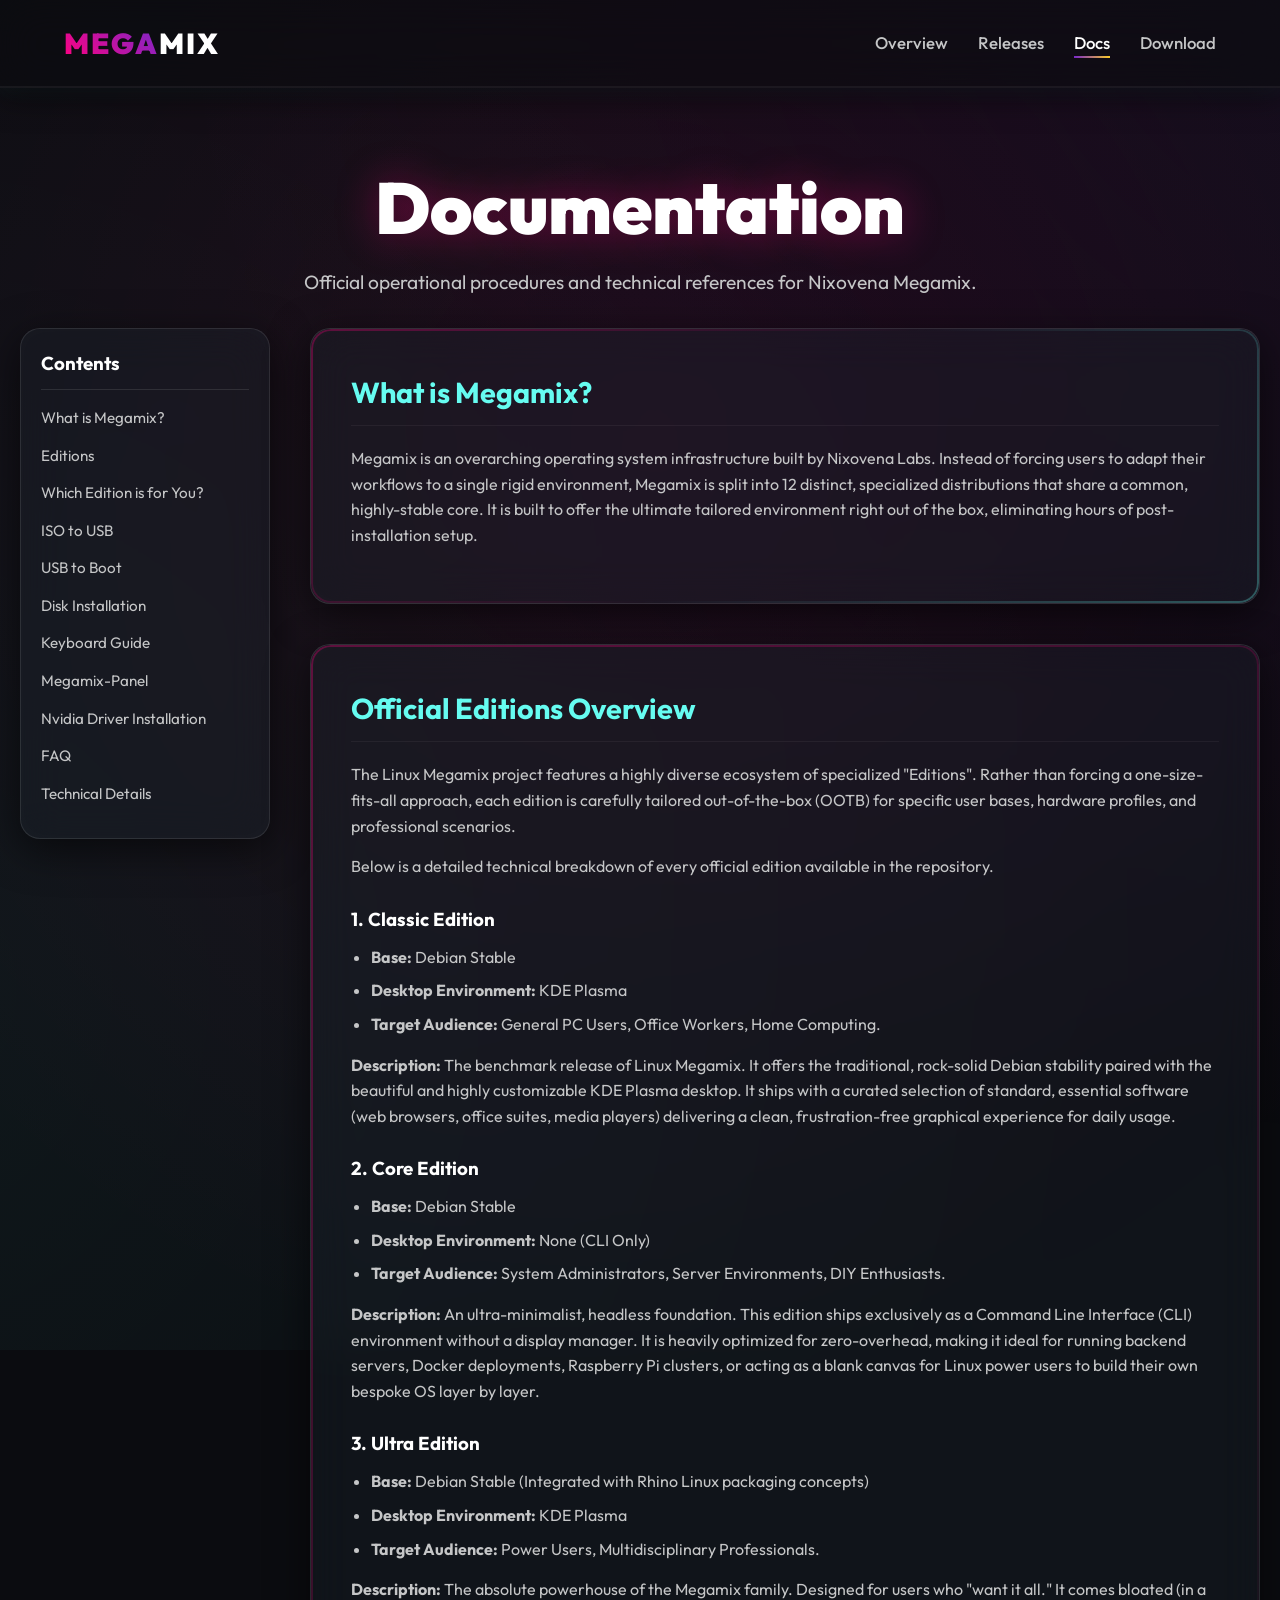
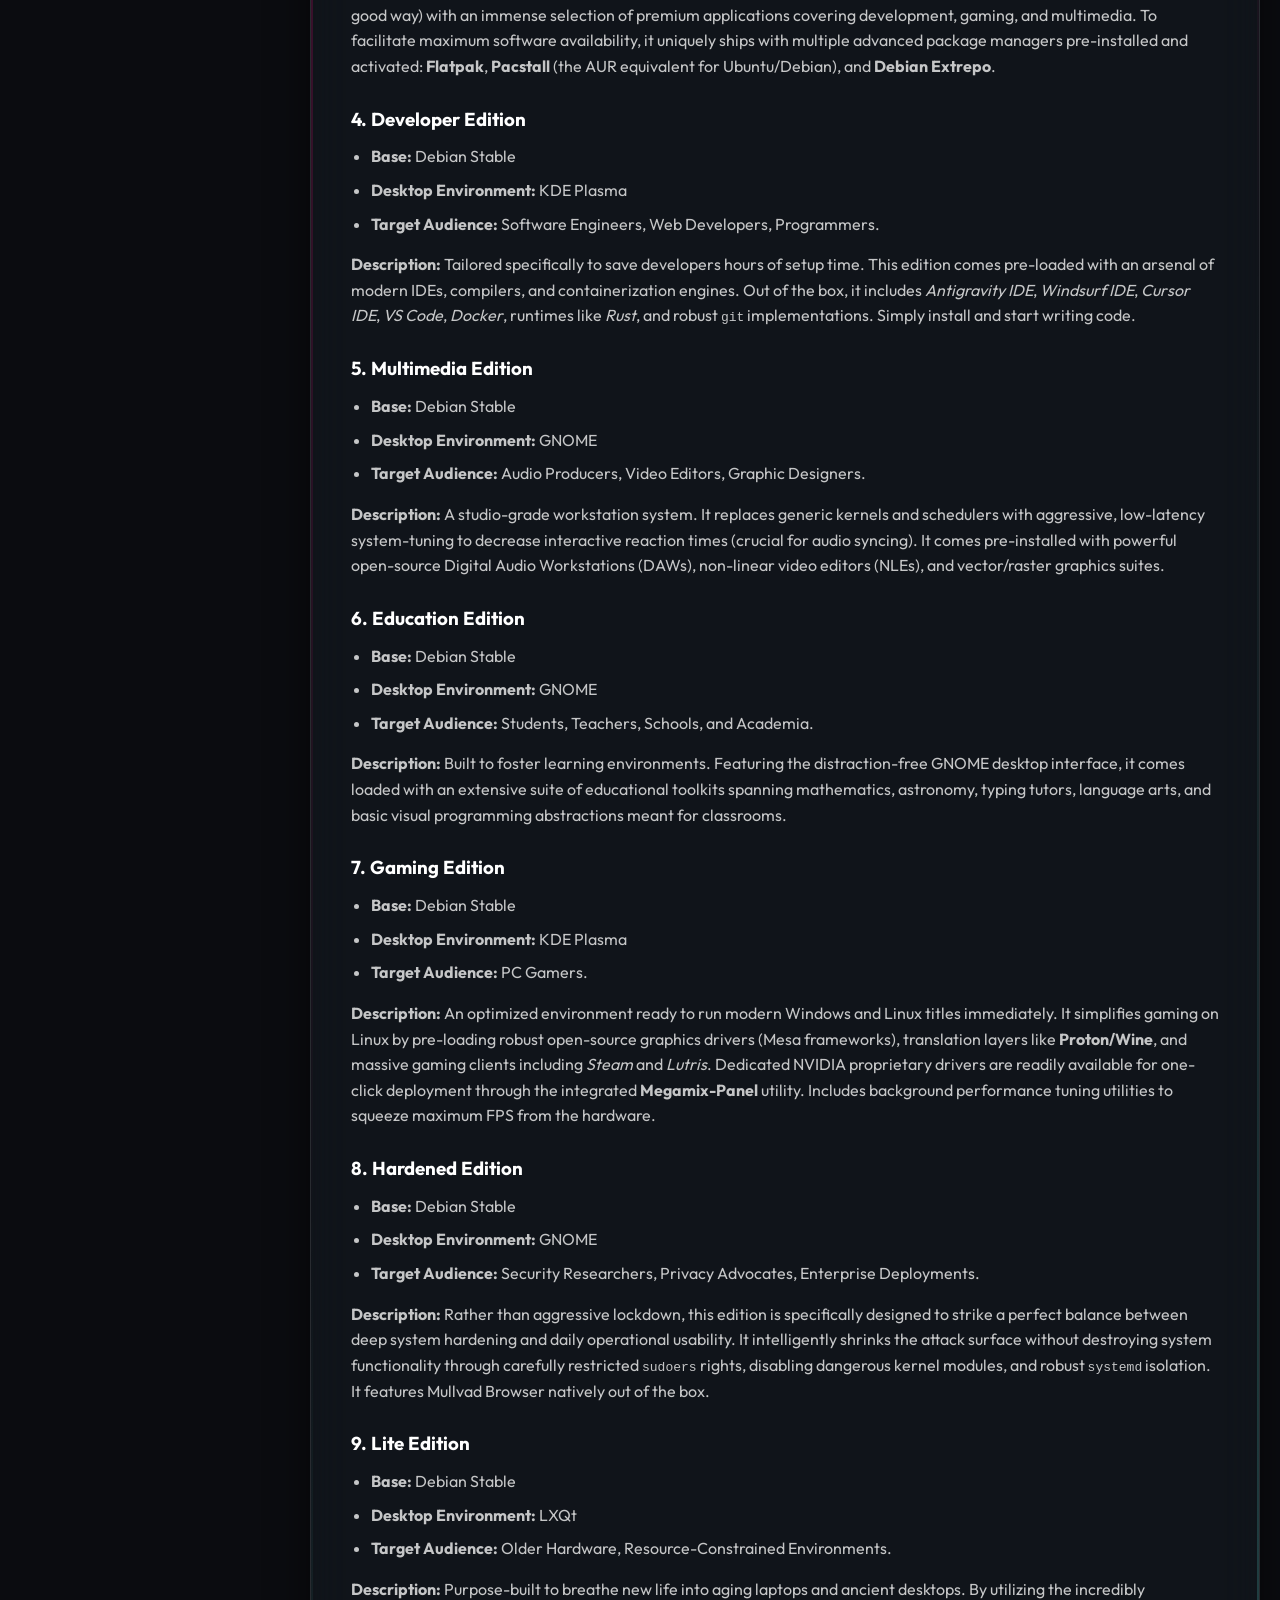
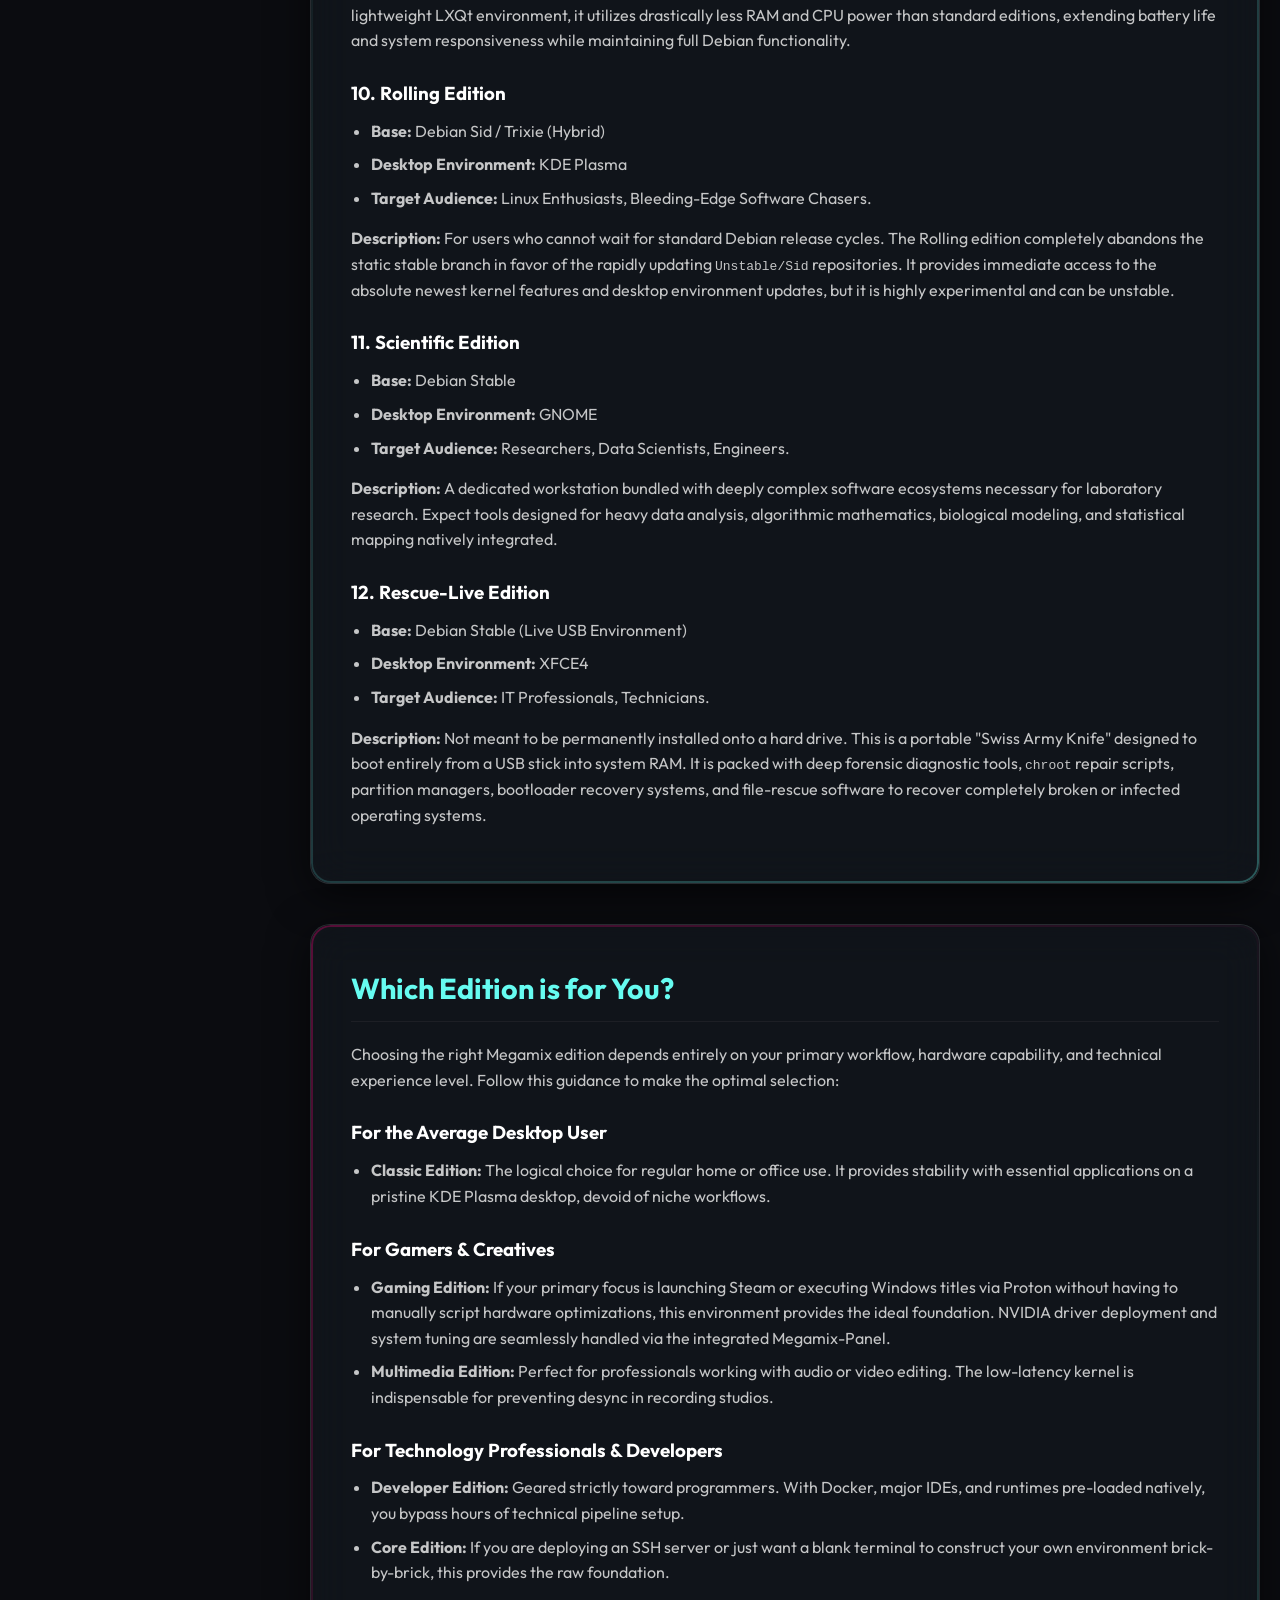
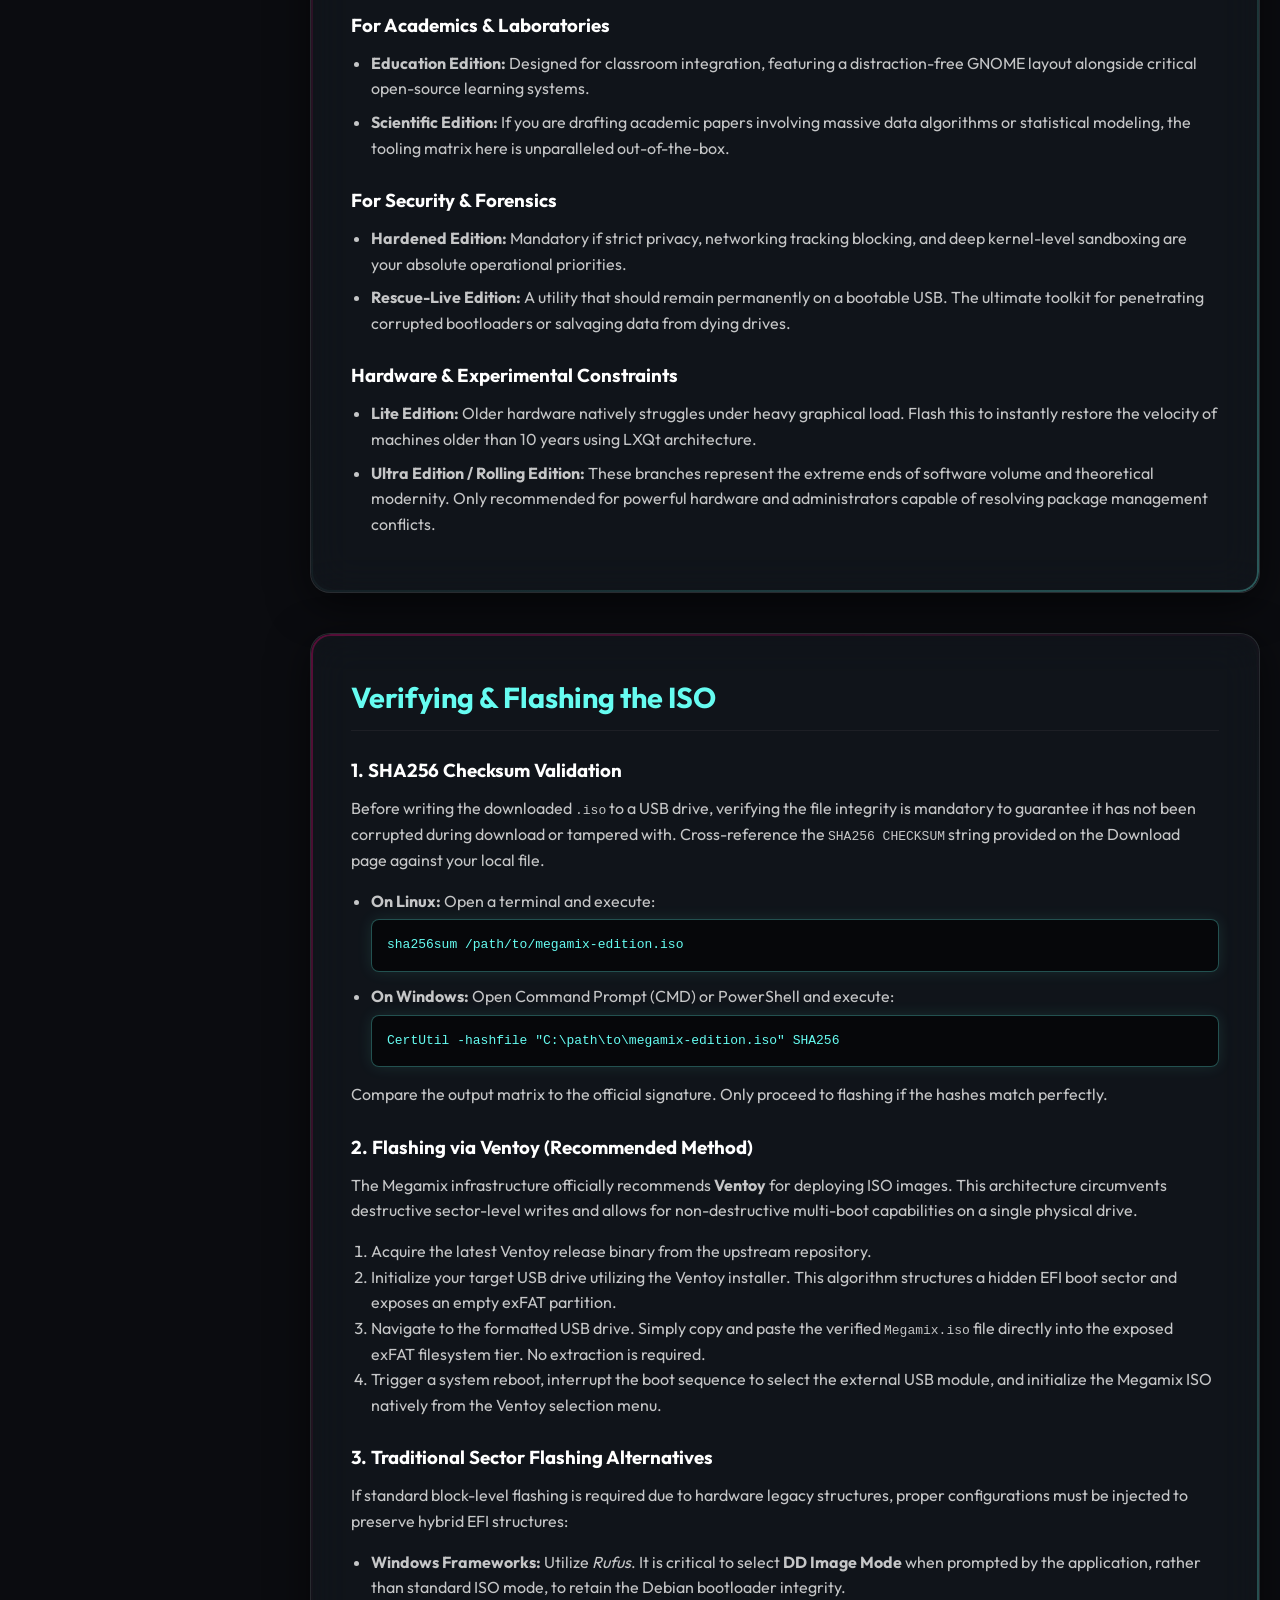
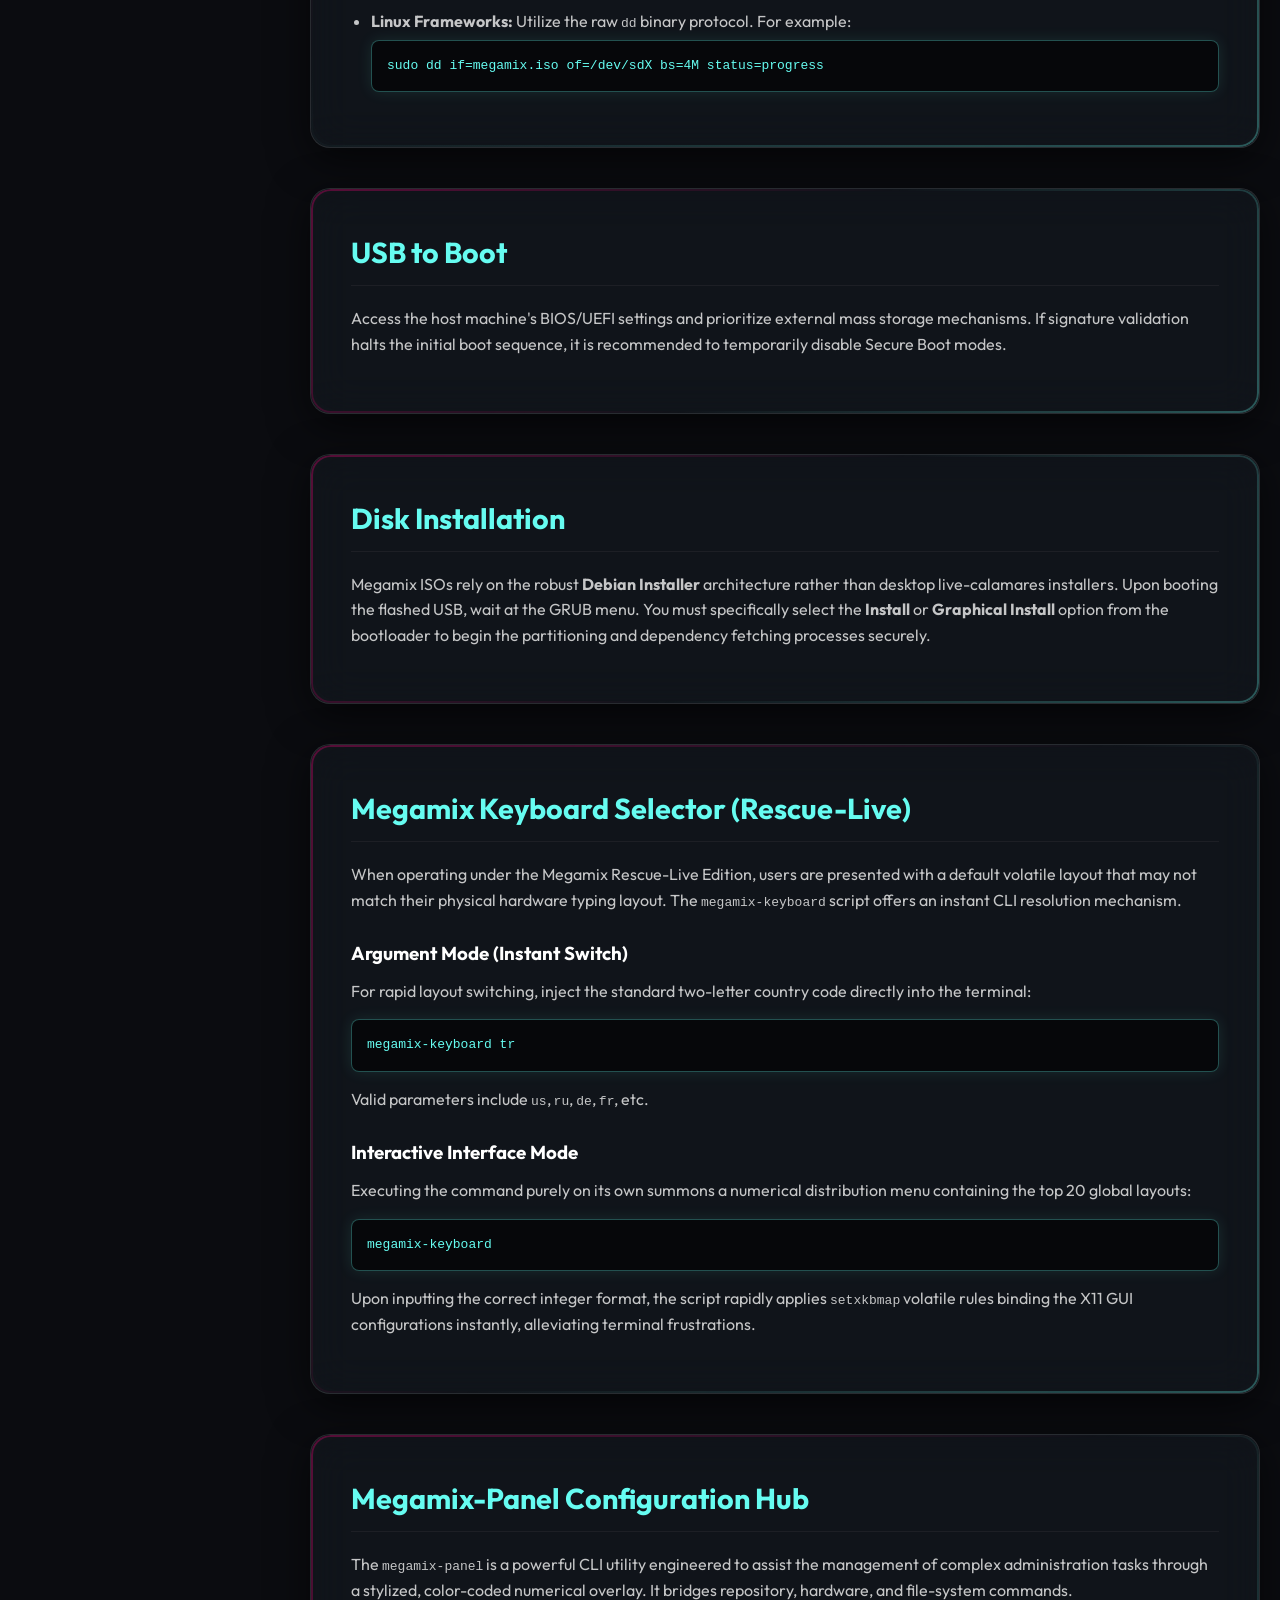
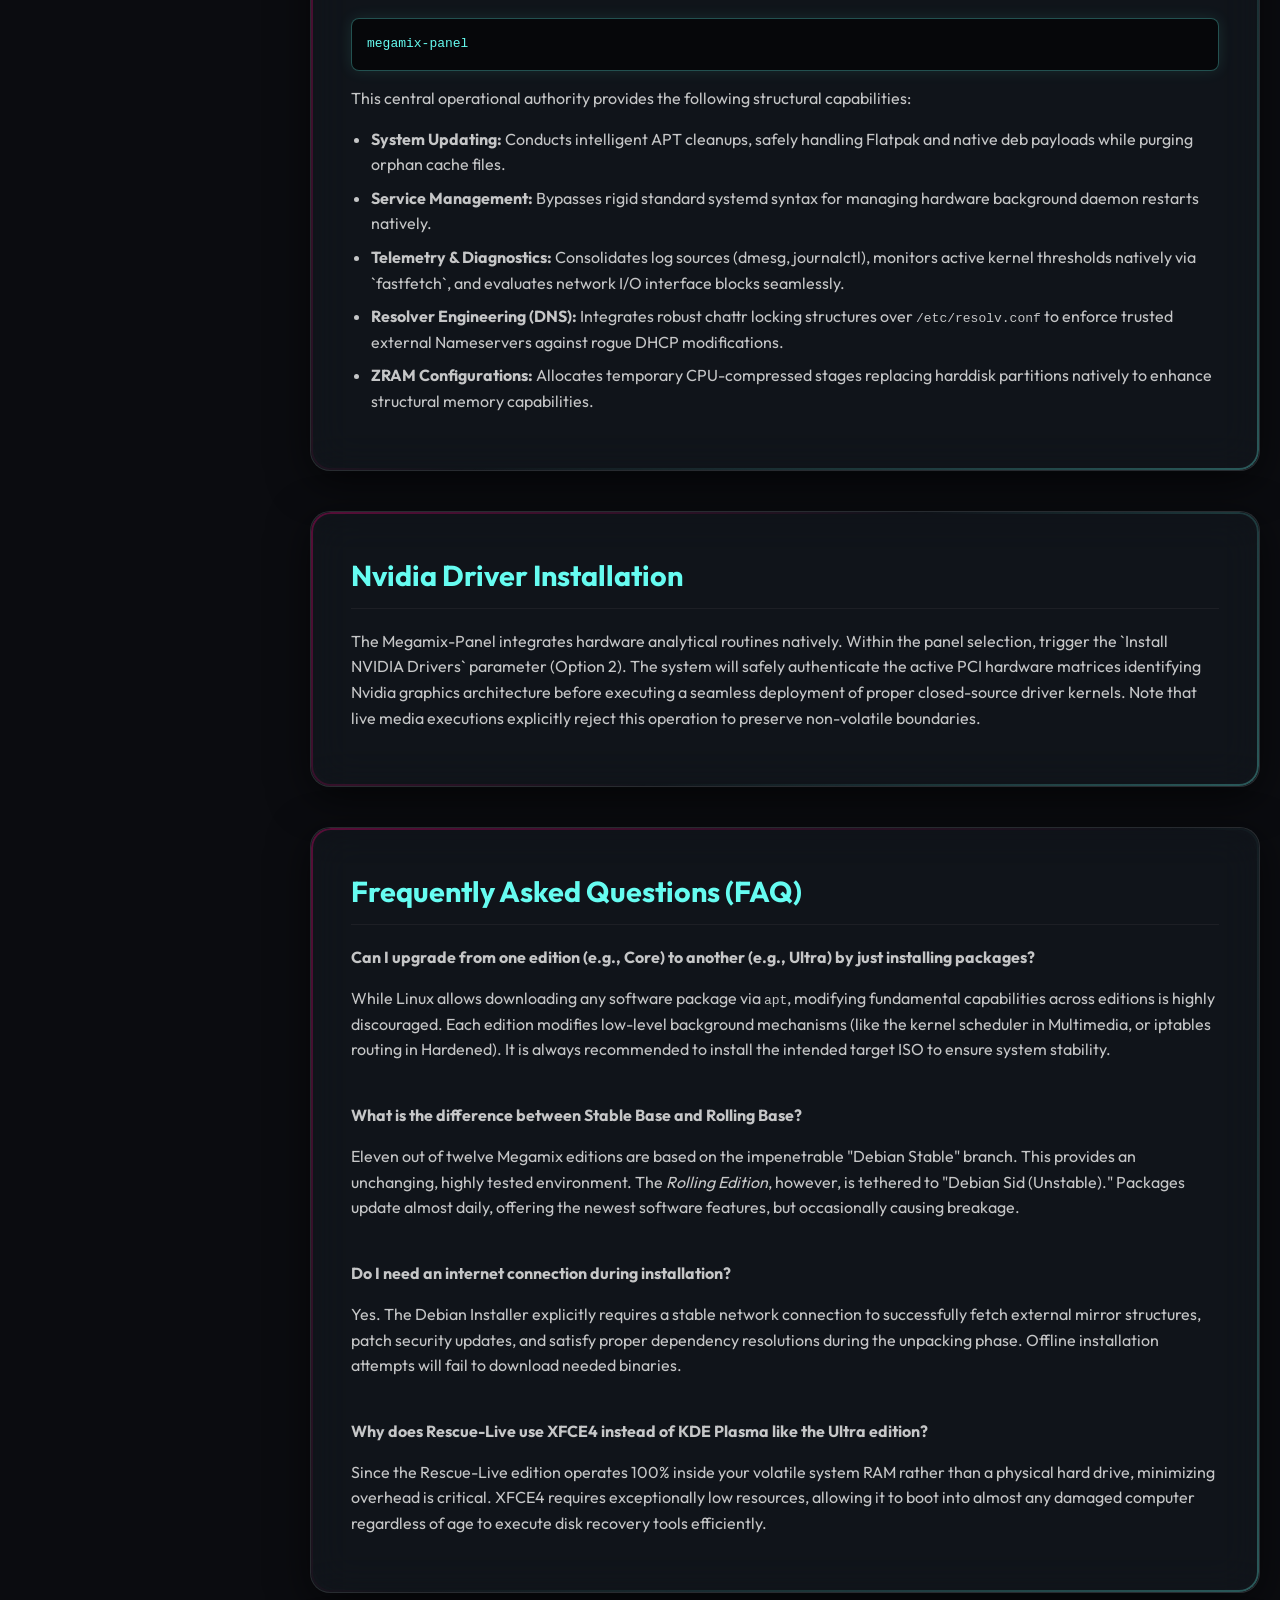
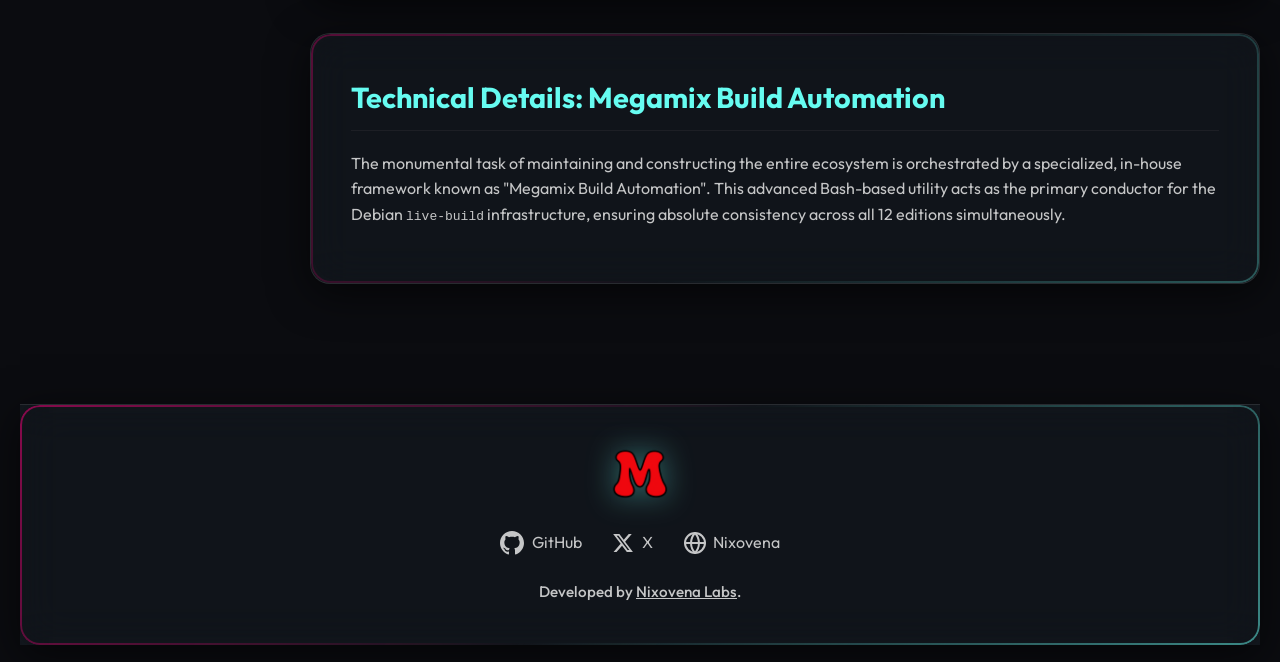
<file: docs.html>
<!DOCTYPE html>
<html lang="en">

<head>
    <meta charset="UTF-8">
    <meta name="viewport" content="width=device-width, initial-scale=1.0">
    <title>Docs - Megamix</title>
    <link href="https://fonts.googleapis.com/css2?family=Outfit:wght@300;500;700;900&display=swap" rel="stylesheet">
    <link rel="icon" type="image/png" href="Assets/megamix.png">
    <link rel="stylesheet" href="style.css">
    <style>
        .page-header {
            text-align: center;
            padding: 60px 0 30px 0;
        }

        .doc-layout {
            display: flex;
            gap: 40px;
            margin-bottom: 50px;
            align-items: flex-start;
        }

        .doc-sidebar {
            flex: 0 0 250px;
            background: rgba(31, 40, 51, 0.3);
            backdrop-filter: blur(20px);
            -webkit-backdrop-filter: blur(20px);
            border: 1px solid rgba(255, 255, 255, 0.1);
            box-shadow: 0 10px 40px rgba(0, 0, 0, 0.6), inset 0 0 20px rgba(255, 255, 255, 0.02);
            border-radius: 20px;
            padding: 20px;
            position: sticky;
            top: 100px;
        }

        .doc-sidebar ul {
            list-style: none;
        }

        .doc-sidebar ul li {
            margin-bottom: 12px;
        }

        .doc-sidebar a {
            color: var(--text-muted);
            text-decoration: none;
            font-size: 0.95rem;
            transition: color 0.3s;
        }

        .doc-sidebar a:hover {
            color: var(--accent);
        }

        .doc-content-area {
            flex: 1;
        }

        .doc-section {
            background: rgba(31, 40, 51, 0.3);
            backdrop-filter: blur(20px);
            -webkit-backdrop-filter: blur(20px);
            border-radius: 20px;
            padding: 40px;
            margin-bottom: 40px;
            border: 1px solid rgba(255, 255, 255, 0.1);
            box-shadow: 0 10px 40px rgba(0, 0, 0, 0.6), inset 0 0 20px rgba(255, 255, 255, 0.02);
            position: relative;
        }

        .doc-section::before {
            content: '';
            position: absolute;
            top: 0; left: 0; right: 0; bottom: 0;
            border-radius: 20px;
            padding: 2px;
            background: linear-gradient(135deg, rgba(255,0,127,0.3), transparent, rgba(102,252,241,0.3));
            -webkit-mask: linear-gradient(#fff 0 0) content-box, linear-gradient(#fff 0 0);
            -webkit-mask-composite: xor;
            mask-composite: exclude;
            pointer-events: none;
            z-index: 1;
        }

        .doc-section h2 {
            color: var(--accent);
            margin-bottom: 20px;
            font-size: 1.8rem;
            border-bottom: 1px solid rgba(255, 255, 255, 0.05);
            padding-bottom: 10px;
        }

        .doc-section h3 {
            color: #fff;
            margin-top: 25px;
            margin-bottom: 10px;
        }

        .doc-section p {
            color: var(--text-muted);
            margin-bottom: 15px;
            line-height: 1.6;
        }

        .doc-section ul {
            margin-left: 20px;
            margin-bottom: 15px;
            color: var(--text-muted);
        }

        .doc-section ul li {
            margin-bottom: 8px;
        }

        .doc-section pre {
            background: rgba(0, 0, 0, 0.6);
            padding: 15px;
            border-radius: 8px;
            border: 1px solid rgba(102, 252, 241, 0.3);
            box-shadow: 0 0 15px rgba(102, 252, 241, 0.1);
            color: var(--accent);
            overflow-x: auto;
            margin-bottom: 15px;
        }
    </style>
</head>

<body>

    <nav class="navbar">
        <a href="index.html" class="brand">
            <span class="mega-text">MEGA</span>MIX
        </a>
        <ul class="nav-links">
            <li><a href="index.html">Overview</a></li>
            <li><a href="releases.html">Releases</a></li>
            <li><a href="docs.html" class="active">Docs</a></li>
            <li><a href="download.html">Download</a></li>
        </ul>
    </nav>

    <div class="container">
        <div class="page-header">
            <h1 class="page-title">Documentation</h1>
            <p class="subtitle" style="margin: 0 auto;">Official operational procedures and technical references for
                Nixovena Megamix.</p>
        </div>

        <div class="doc-layout">
            <aside class="doc-sidebar">
                <h3>Contents</h3>
                <hr style="border: 0; height: 1px; background: rgba(255,255,255,0.1); margin: 10px 0 15px 0;">
                <ul>
                    <li><a href="#what-is-megamix">What is Megamix?</a></li>
                    <li><a href="#editions">Editions</a></li>
                    <li><a href="#which-edition">Which Edition is for You?</a></li>
                    <li><a href="#iso-to-usb">ISO to USB</a></li>
                    <li><a href="#usb-to-boot">USB to Boot</a></li>
                    <li><a href="#disk-installation">Disk Installation</a></li>
                    <li><a href="#keyboard-guide">Keyboard Guide</a></li>
                    <li><a href="#megamix-panel">Megamix-Panel</a></li>
                    <li><a href="#nvidia-driver">Nvidia Driver Installation</a></li>
                    <li><a href="#faq">FAQ</a></li>
                    <li><a href="#technical-details">Technical Details</a></li>
                </ul>
            </aside>

            <div class="doc-content-area">
                <section id="what-is-megamix" class="doc-section">
                    <h2>What is Megamix?</h2>
                    <p>Megamix is an overarching operating system infrastructure built by Nixovena Labs. Instead of
                        forcing users to adapt their workflows to a single rigid environment, Megamix is split into 12
                        distinct, specialized distributions that share a common, highly-stable core. It is built to
                        offer the ultimate tailored environment right out of the box, eliminating hours of
                        post-installation setup.</p>
                </section>

                <section id="editions" class="doc-section">
                    <h2>Official Editions Overview</h2>
                    <p>The Linux Megamix project features a highly diverse ecosystem of specialized "Editions". Rather
                        than forcing a one-size-fits-all approach, each edition is carefully tailored out-of-the-box
                        (OOTB) for specific user bases, hardware profiles, and professional scenarios.</p>
                    <p>Below is a detailed technical breakdown of every official edition available in the repository.
                    </p>

                    <h3>1. Classic Edition</h3>
                    <ul>
                        <li><strong>Base:</strong> Debian Stable</li>
                        <li><strong>Desktop Environment:</strong> KDE Plasma</li>
                        <li><strong>Target Audience:</strong> General PC Users, Office Workers, Home Computing.</li>
                    </ul>
                    <p><strong>Description:</strong> The benchmark release of Linux Megamix. It offers the traditional,
                        rock-solid Debian stability paired with the beautiful and highly customizable KDE Plasma
                        desktop. It ships with a curated selection of standard, essential software (web browsers, office
                        suites, media players) delivering a clean, frustration-free graphical experience for daily
                        usage.</p>

                    <h3>2. Core Edition</h3>
                    <ul>
                        <li><strong>Base:</strong> Debian Stable</li>
                        <li><strong>Desktop Environment:</strong> None (CLI Only)</li>
                        <li><strong>Target Audience:</strong> System Administrators, Server Environments, DIY
                            Enthusiasts.</li>
                    </ul>
                    <p><strong>Description:</strong> An ultra-minimalist, headless foundation. This edition ships
                        exclusively as a Command Line Interface (CLI) environment without a display manager. It is
                        heavily optimized for zero-overhead, making it ideal for running backend servers, Docker
                        deployments, Raspberry Pi clusters, or acting as a blank canvas for Linux power users to build
                        their own bespoke OS layer by layer.</p>

                    <h3>3. Ultra Edition</h3>
                    <ul>
                        <li><strong>Base:</strong> Debian Stable (Integrated with Rhino Linux packaging concepts)</li>
                        <li><strong>Desktop Environment:</strong> KDE Plasma</li>
                        <li><strong>Target Audience:</strong> Power Users, Multidisciplinary Professionals.</li>
                    </ul>
                    <p><strong>Description:</strong> The absolute powerhouse of the Megamix family. Designed for users
                        who "want it all." It comes bloated (in a good way) with an immense selection of premium
                        applications covering development, gaming, and multimedia. To facilitate maximum software
                        availability, it uniquely ships with multiple advanced package managers pre-installed and
                        activated: <strong>Flatpak</strong>, <strong>Pacstall</strong> (the AUR equivalent for
                        Ubuntu/Debian), and <strong>Debian Extrepo</strong>.</p>

                    <h3>4. Developer Edition</h3>
                    <ul>
                        <li><strong>Base:</strong> Debian Stable</li>
                        <li><strong>Desktop Environment:</strong> KDE Plasma</li>
                        <li><strong>Target Audience:</strong> Software Engineers, Web Developers, Programmers.</li>
                    </ul>
                    <p><strong>Description:</strong> Tailored specifically to save developers hours of setup time. This
                        edition comes pre-loaded with an arsenal of modern IDEs, compilers, and containerization
                        engines. Out of the box, it includes <em>Antigravity IDE</em>, <em>Windsurf IDE</em>, <em>Cursor
                            IDE</em>, <em>VS Code</em>, <em>Docker</em>, runtimes like <em>Rust</em>, and robust
                        <code>git</code> implementations. Simply install and start writing code.
                    </p>

                    <h3>5. Multimedia Edition</h3>
                    <ul>
                        <li><strong>Base:</strong> Debian Stable</li>
                        <li><strong>Desktop Environment:</strong> GNOME</li>
                        <li><strong>Target Audience:</strong> Audio Producers, Video Editors, Graphic Designers.</li>
                    </ul>
                    <p><strong>Description:</strong> A studio-grade workstation system. It replaces generic kernels and
                        schedulers with aggressive, low-latency system-tuning to decrease interactive reaction times
                        (crucial for audio syncing). It comes pre-installed with powerful open-source Digital Audio
                        Workstations (DAWs), non-linear video editors (NLEs), and vector/raster graphics suites.</p>

                    <h3>6. Education Edition</h3>
                    <ul>
                        <li><strong>Base:</strong> Debian Stable</li>
                        <li><strong>Desktop Environment:</strong> GNOME</li>
                        <li><strong>Target Audience:</strong> Students, Teachers, Schools, and Academia.</li>
                    </ul>
                    <p><strong>Description:</strong> Built to foster learning environments. Featuring the
                        distraction-free GNOME desktop interface, it comes loaded with an extensive suite of educational
                        toolkits spanning mathematics, astronomy, typing tutors, language arts, and basic visual
                        programming abstractions meant for classrooms.</p>

                    <h3>7. Gaming Edition</h3>
                    <ul>
                        <li><strong>Base:</strong> Debian Stable</li>
                        <li><strong>Desktop Environment:</strong> KDE Plasma</li>
                        <li><strong>Target Audience:</strong> PC Gamers.</li>
                    </ul>
                    <p><strong>Description:</strong> An optimized environment ready to run modern Windows and Linux
                        titles immediately. It simplifies gaming on Linux by pre-loading robust open-source graphics
                        drivers (Mesa frameworks), translation layers like <strong>Proton/Wine</strong>, and massive
                        gaming clients including <em>Steam</em> and <em>Lutris</em>. Dedicated NVIDIA proprietary
                        drivers are readily available for one-click deployment through the integrated
                        <strong>Megamix-Panel</strong> utility. Includes background performance tuning utilities to
                        squeeze maximum FPS from the hardware.
                    </p>

                    <h3>8. Hardened Edition</h3>
                    <ul>
                        <li><strong>Base:</strong> Debian Stable</li>
                        <li><strong>Desktop Environment:</strong> GNOME</li>
                        <li><strong>Target Audience:</strong> Security Researchers, Privacy Advocates, Enterprise
                            Deployments.</li>
                    </ul>
                    <p><strong>Description:</strong> Rather than aggressive lockdown, this edition is specifically
                        designed to strike a perfect balance between deep system hardening and daily operational
                        usability. It intelligently shrinks the attack surface without destroying system functionality
                        through carefully restricted <code>sudoers</code> rights, disabling dangerous kernel modules,
                        and robust <code>systemd</code> isolation. It features Mullvad Browser natively out of the box.
                    </p>

                    <h3>9. Lite Edition</h3>
                    <ul>
                        <li><strong>Base:</strong> Debian Stable</li>
                        <li><strong>Desktop Environment:</strong> LXQt</li>
                        <li><strong>Target Audience:</strong> Older Hardware, Resource-Constrained Environments.</li>
                    </ul>
                    <p><strong>Description:</strong> Purpose-built to breathe new life into aging laptops and ancient
                        desktops. By utilizing the incredibly lightweight LXQt environment, it utilizes drastically less
                        RAM and CPU power than standard editions, extending battery life and system responsiveness while
                        maintaining full Debian functionality.</p>

                    <h3>10. Rolling Edition</h3>
                    <ul>
                        <li><strong>Base:</strong> Debian Sid / Trixie (Hybrid)</li>
                        <li><strong>Desktop Environment:</strong> KDE Plasma</li>
                        <li><strong>Target Audience:</strong> Linux Enthusiasts, Bleeding-Edge Software Chasers.</li>
                    </ul>
                    <p><strong>Description:</strong> For users who cannot wait for standard Debian release cycles. The
                        Rolling edition completely abandons the static stable branch in favor of the rapidly updating
                        <code>Unstable/Sid</code> repositories. It provides immediate access to the absolute newest
                        kernel features and desktop environment updates, but it is highly experimental and can be
                        unstable.
                    </p>

                    <h3>11. Scientific Edition</h3>
                    <ul>
                        <li><strong>Base:</strong> Debian Stable</li>
                        <li><strong>Desktop Environment:</strong> GNOME</li>
                        <li><strong>Target Audience:</strong> Researchers, Data Scientists, Engineers.</li>
                    </ul>
                    <p><strong>Description:</strong> A dedicated workstation bundled with deeply complex software
                        ecosystems necessary for laboratory research. Expect tools designed for heavy data analysis,
                        algorithmic mathematics, biological modeling, and statistical mapping natively integrated.</p>

                    <h3>12. Rescue-Live Edition</h3>
                    <ul>
                        <li><strong>Base:</strong> Debian Stable (Live USB Environment)</li>
                        <li><strong>Desktop Environment:</strong> XFCE4</li>
                        <li><strong>Target Audience:</strong> IT Professionals, Technicians.</li>
                    </ul>
                    <p><strong>Description:</strong> Not meant to be permanently installed onto a hard drive. This is a
                        portable "Swiss Army Knife" designed to boot entirely from a USB stick into system RAM. It is
                        packed with deep forensic diagnostic tools, <code>chroot</code> repair scripts, partition
                        managers, bootloader recovery systems, and file-rescue software to recover completely broken or
                        infected operating systems.</p>
                </section>

                <section id="which-edition" class="doc-section">
                    <h2>Which Edition is for You?</h2>
                    <p>Choosing the right Megamix edition depends entirely on your primary workflow, hardware
                        capability, and technical experience level. Follow this guidance to make the optimal selection:
                    </p>

                    <h3>For the Average Desktop User</h3>
                    <ul>
                        <li><strong>Classic Edition:</strong> The logical choice for regular home or office use. It
                            provides stability with essential applications on a pristine KDE Plasma desktop, devoid of
                            niche workflows.</li>
                    </ul>

                    <h3>For Gamers & Creatives</h3>
                    <ul>
                        <li><strong>Gaming Edition:</strong> If your primary focus is launching Steam or executing
                            Windows titles via Proton without having to manually script hardware optimizations, this
                            environment provides the ideal foundation. NVIDIA driver deployment and system tuning are
                            seamlessly handled via the integrated Megamix-Panel.</li>
                        <li><strong>Multimedia Edition:</strong> Perfect for professionals working with audio or video
                            editing. The low-latency kernel is indispensable for preventing desync in recording studios.
                        </li>
                    </ul>

                    <h3>For Technology Professionals & Developers</h3>
                    <ul>
                        <li><strong>Developer Edition:</strong> Geared strictly toward programmers. With Docker, major
                            IDEs, and runtimes pre-loaded natively, you bypass hours of technical pipeline setup.</li>
                        <li><strong>Core Edition:</strong> If you are deploying an SSH server or just want a blank
                            terminal to construct your own environment brick-by-brick, this provides the raw foundation.
                        </li>
                    </ul>

                    <h3>For Academics & Laboratories</h3>
                    <ul>
                        <li><strong>Education Edition:</strong> Designed for classroom integration, featuring a
                            distraction-free GNOME layout alongside critical open-source learning systems.</li>
                        <li><strong>Scientific Edition:</strong> If you are drafting academic papers involving massive
                            data algorithms or statistical modeling, the tooling matrix here is unparalleled
                            out-of-the-box.</li>
                    </ul>

                    <h3>For Security & Forensics</h3>
                    <ul>
                        <li><strong>Hardened Edition:</strong> Mandatory if strict privacy, networking tracking
                            blocking, and deep kernel-level sandboxing are your absolute operational priorities.</li>
                        <li><strong>Rescue-Live Edition:</strong> A utility that should remain permanently on a bootable
                            USB. The ultimate toolkit for penetrating corrupted bootloaders or salvaging data from dying
                            drives.</li>
                    </ul>

                    <h3>Hardware & Experimental Constraints</h3>
                    <ul>
                        <li><strong>Lite Edition:</strong> Older hardware natively struggles under heavy graphical load.
                            Flash this to instantly restore the velocity of machines older than 10 years using LXQt
                            architecture.</li>
                        <li><strong>Ultra Edition / Rolling Edition:</strong> These branches represent the extreme ends
                            of software volume and theoretical modernity. Only recommended for powerful hardware and
                            administrators capable of resolving package management conflicts.</li>
                    </ul>
                </section>

                <section id="iso-to-usb" class="doc-section">
                    <h2>Verifying & Flashing the ISO</h2>

                    <h3>1. SHA256 Checksum Validation</h3>
                    <p>Before writing the downloaded <code>.iso</code> to a USB drive, verifying the file integrity is
                        mandatory to guarantee it has not been corrupted during download or tampered with.
                        Cross-reference the <code>SHA256 CHECKSUM</code> string provided on the Download page against
                        your local file.</p>
                    <ul>
                        <li style="margin-bottom: 12px;"><strong>On Linux:</strong> Open a terminal and execute:<br>
                            <pre
                                style="margin-top: 5px; margin-bottom: 5px;"><code>sha256sum /path/to/megamix-edition.iso</code></pre>
                        </li>
                        <li><strong>On Windows:</strong> Open Command Prompt (CMD) or PowerShell and execute:<br>
                            <pre
                                style="margin-top: 5px; margin-bottom: 5px;"><code>CertUtil -hashfile "C:\path\to\megamix-edition.iso" SHA256</code></pre>
                        </li>
                    </ul>
                    <p>Compare the output matrix to the official signature. Only proceed to flashing if the hashes match
                        perfectly.</p>

                    <h3>2. Flashing via Ventoy (Recommended Method)</h3>
                    <p>The Megamix infrastructure officially recommends <strong>Ventoy</strong> for deploying ISO
                        images. This architecture circumvents destructive sector-level writes and allows for
                        non-destructive multi-boot capabilities on a single physical drive.</p>
                    <ol style="margin-left: 20px; line-height: 1.6; margin-bottom: 15px; color: var(--text-muted);">
                        <li>Acquire the latest Ventoy release binary from the upstream repository.</li>
                        <li>Initialize your target USB drive utilizing the Ventoy installer. This algorithm structures a
                            hidden EFI boot sector and exposes an empty exFAT partition.</li>
                        <li>Navigate to the formatted USB drive. Simply copy and paste the verified
                            <code>Megamix.iso</code> file directly into the exposed exFAT filesystem tier. No extraction
                            is required.
                        </li>
                        <li>Trigger a system reboot, interrupt the boot sequence to select the external USB module, and
                            initialize the Megamix ISO natively from the Ventoy selection menu.</li>
                    </ol>

                    <h3>3. Traditional Sector Flashing Alternatives</h3>
                    <p>If standard block-level flashing is required due to hardware legacy structures, proper
                        configurations must be injected to preserve hybrid EFI structures:</p>
                    <ul>
                        <li><strong>Windows Frameworks:</strong> Utilize <em>Rufus</em>. It is critical to select
                            <strong>DD Image Mode</strong> when prompted by the application, rather than standard ISO
                            mode, to retain the Debian bootloader integrity.
                        </li>
                        <li><strong>Linux Frameworks:</strong> Utilize the raw <code>dd</code> binary protocol. For
                            example: <br>
                            <pre
                                style="margin-top: 5px; margin-bottom: 5px;"><code>sudo dd if=megamix.iso of=/dev/sdX bs=4M status=progress</code></pre>
                        </li>
                    </ul>
                </section>

                <section id="usb-to-boot" class="doc-section">
                    <h2>USB to Boot</h2>
                    <p>Access the host machine's BIOS/UEFI settings and prioritize external mass storage mechanisms. If
                        signature validation halts the initial boot sequence, it is recommended to temporarily disable
                        Secure Boot modes.</p>
                </section>

                <section id="disk-installation" class="doc-section">
                    <h2>Disk Installation</h2>
                    <p>Megamix ISOs rely on the robust <strong>Debian Installer</strong> architecture rather than
                        desktop live-calamares installers. Upon booting the flashed USB, wait at the GRUB menu. You must
                        specifically select the <strong>Install</strong> or <strong>Graphical Install</strong> option
                        from the bootloader to begin the partitioning and dependency fetching processes securely.</p>
                </section>

                <section id="keyboard-guide" class="doc-section">
                    <h2>Megamix Keyboard Selector (Rescue-Live)</h2>
                    <p>When operating under the Megamix Rescue-Live Edition, users are presented with a default volatile
                        layout that may not match their physical hardware typing layout. The
                        <code>megamix-keyboard</code> script offers an instant CLI resolution mechanism.
                    </p>

                    <h3>Argument Mode (Instant Switch)</h3>
                    <p>For rapid layout switching, inject the standard two-letter country code directly into the
                        terminal:</p>
                    <pre><code>megamix-keyboard tr</code></pre>
                    <p>Valid parameters include <code>us</code>, <code>ru</code>, <code>de</code>, <code>fr</code>, etc.
                    </p>

                    <h3>Interactive Interface Mode</h3>
                    <p>Executing the command purely on its own summons a numerical distribution menu containing the top
                        20 global layouts:</p>
                    <pre><code>megamix-keyboard</code></pre>
                    <p>Upon inputting the correct integer format, the script rapidly applies <code>setxkbmap</code>
                        volatile rules binding the X11 GUI configurations instantly, alleviating terminal frustrations.
                    </p>
                </section>

                <section id="megamix-panel" class="doc-section">
                    <h2>Megamix-Panel Configuration Hub</h2>
                    <p>The <code>megamix-panel</code> is a powerful CLI utility engineered to assist the management of
                        complex administration tasks through a stylized, color-coded numerical overlay. It bridges
                        repository, hardware, and file-system commands.</p>
                    <pre><code>megamix-panel</code></pre>
                    <p>This central operational authority provides the following structural capabilities:</p>
                    <ul>
                        <li><strong>System Updating:</strong> Conducts intelligent APT cleanups, safely handling Flatpak
                            and native deb payloads while purging orphan cache files.</li>
                        <li><strong>Service Management:</strong> Bypasses rigid standard systemd syntax for managing
                            hardware background daemon restarts natively.</li>
                        <li><strong>Telemetry & Diagnostics:</strong> Consolidates log sources (dmesg, journalctl),
                            monitors active kernel thresholds natively via `fastfetch`, and evaluates network I/O
                            interface blocks seamlessly.</li>
                        <li><strong>Resolver Engineering (DNS):</strong> Integrates robust chattr locking structures
                            over <code>/etc/resolv.conf</code> to enforce trusted external Nameservers against rogue
                            DHCP modifications.</li>
                        <li><strong>ZRAM Configurations:</strong> Allocates temporary CPU-compressed stages replacing
                            harddisk partitions natively to enhance structural memory capabilities.</li>
                    </ul>
                </section>

                <section id="nvidia-driver" class="doc-section">
                    <h2>Nvidia Driver Installation</h2>
                    <p>The Megamix-Panel integrates hardware analytical routines natively. Within the panel selection,
                        trigger the `Install NVIDIA Drivers` parameter (Option 2). The system will safely authenticate
                        the active PCI hardware matrices identifying Nvidia graphics architecture before executing a
                        seamless deployment of proper closed-source driver kernels. Note that live media executions
                        explicitly reject this operation to preserve non-volatile boundaries.</p>
                </section>

                <section id="faq" class="doc-section">
                    <h2>Frequently Asked Questions (FAQ)</h2>

                    <p><strong>Can I upgrade from one edition (e.g., Core) to another (e.g., Ultra) by just installing
                            packages?</strong></p>
                    <p>While Linux allows downloading any software package via <code>apt</code>, modifying fundamental
                        capabilities across editions is highly discouraged. Each edition modifies low-level background
                        mechanisms (like the kernel scheduler in Multimedia, or iptables routing in Hardened). It is
                        always recommended to install the intended target ISO to ensure system stability.</p>
                    <br>

                    <p><strong>What is the difference between Stable Base and Rolling Base?</strong></p>
                    <p>Eleven out of twelve Megamix editions are based on the impenetrable "Debian Stable" branch. This
                        provides an unchanging, highly tested environment. The <em>Rolling Edition</em>, however, is
                        tethered to "Debian Sid (Unstable)." Packages update almost daily, offering the newest software
                        features, but occasionally causing breakage.</p>
                    <br>

                    <p><strong>Do I need an internet connection during installation?</strong></p>
                    <p>Yes. The Debian Installer explicitly requires a stable network connection to successfully fetch
                        external mirror structures, patch security updates, and satisfy proper dependency resolutions
                        during the unpacking phase. Offline installation attempts will fail to download needed binaries.
                    </p>
                    <br>

                    <p><strong>Why does Rescue-Live use XFCE4 instead of KDE Plasma like the Ultra edition?</strong></p>
                    <p>Since the Rescue-Live edition operates 100% inside your volatile system RAM rather than a
                        physical hard drive, minimizing overhead is critical. XFCE4 requires exceptionally low
                        resources, allowing it to boot into almost any damaged computer regardless of age to execute
                        disk recovery tools efficiently.</p>
                </section>

                <section id="technical-details" class="doc-section">
                    <h2>Technical Details: Megamix Build Automation</h2>
                    <p>The monumental task of maintaining and constructing the entire ecosystem is orchestrated by a
                        specialized, in-house framework known as "Megamix Build Automation". This advanced Bash-based
                        utility acts as the primary conductor for the Debian <code>live-build</code> infrastructure,
                        ensuring absolute consistency across all 12 editions simultaneously.</p>
                </section>
            </div>
        </div>

        <footer class="footer mega-glass-panel" style="display: flex; flex-direction: column; align-items: center; padding: 40px; margin-top: 80px; border-bottom: none; border-left: none; border-right: none; border-radius: 0;">
            <div style="display: flex; align-items: center; justify-content: center; margin-bottom: 25px;">
                <img src="Assets/megamix.png" alt="Megamix Logo" style="height: 60px; width: auto; filter: drop-shadow(0 0 15px rgba(102, 252, 241, 0.4));">
            </div>
            <div style="display: flex; gap: 30px; margin-bottom: 25px;">
                <a href="https://github.com/Nixovena" target="_blank" style="color: var(--text-muted); text-decoration: none; font-size: 1rem; transition: color 0.3s; display: flex; align-items: center; gap: 8px;">
                    <svg width="24" height="24" viewBox="0 0 24 24" fill="currentColor"><path d="M12 0c-6.626 0-12 5.373-12 12 0 5.302 3.438 9.8 8.207 11.387.599.111.793-.261.793-.577v-2.234c-3.338.726-4.033-1.416-4.033-1.416-.546-1.387-1.333-1.756-1.333-1.756-1.089-.745.083-.729.083-.729 1.205.084 1.839 1.237 1.839 1.237 1.07 1.834 2.807 1.304 3.492.997.107-.775.418-1.305.762-1.604-2.665-.305-5.467-1.334-5.467-5.931 0-1.311.469-2.381 1.236-3.221-.124-.303-.535-1.524.117-3.176 0 0 1.008-.322 3.301 1.23.957-.266 1.983-.399 3.003-.404 1.02.005 2.047.138 3.006.404 2.291-1.552 3.297-1.23 3.297-1.23.653 1.653.242 2.874.118 3.176.77.84 1.235 1.911 1.235 3.221 0 4.609-2.807 5.624-5.479 5.921.43.372.823 1.102.823 2.222v3.293c0 .319.192.694.801.576 4.765-1.589 8.199-6.086 8.199-11.386 0-6.627-5.373-12-12-12z"/></svg>
                    GitHub
                </a>
                <a href="https://x.com/nixovena" target="_blank" style="color: var(--text-muted); text-decoration: none; font-size: 1rem; transition: color 0.3s; display: flex; align-items: center; gap: 8px;">
                    <svg width="22" height="22" viewBox="0 0 24 24" fill="currentColor"><path d="M18.244 2.25h3.308l-7.227 8.26 8.502 11.24H16.17l-5.214-6.817L4.99 21.75H1.68l7.73-8.835L1.254 2.25H8.08l4.713 6.231zm-1.161 17.52h1.833L7.084 4.126H5.117z"/></svg>
                    X
                </a>
                <a href="https://nixovena.org" target="_blank" style="color: var(--text-muted); text-decoration: none; font-size: 1rem; transition: color 0.3s; display: flex; align-items: center; gap: 6px;">
                    <svg width="24" height="24" viewBox="0 0 24 24" fill="none" stroke="currentColor" stroke-width="2" stroke-linecap="round" stroke-linejoin="round"><circle cx="12" cy="12" r="10"/><path d="M12 2a15.3 15.3 0 0 1 4 10 15.3 15.3 0 0 1-4 10 15.3 15.3 0 0 1-4-10 15.3 15.3 0 0 1 4-10z"/><line x1="2" y1="12" x2="22" y2="12"/></svg>
                    Nixovena
                </a>
            </div>
            <div style="color: var(--text-muted); font-size: 0.95rem; font-weight: 500;">
                Developed by <a href="https://nixovena.org" target="_blank" style="color: inherit; text-decoration: underline;">Nixovena Labs</a>.
            </div>
        </footer>
    </div>
</body>

</html>
</file>
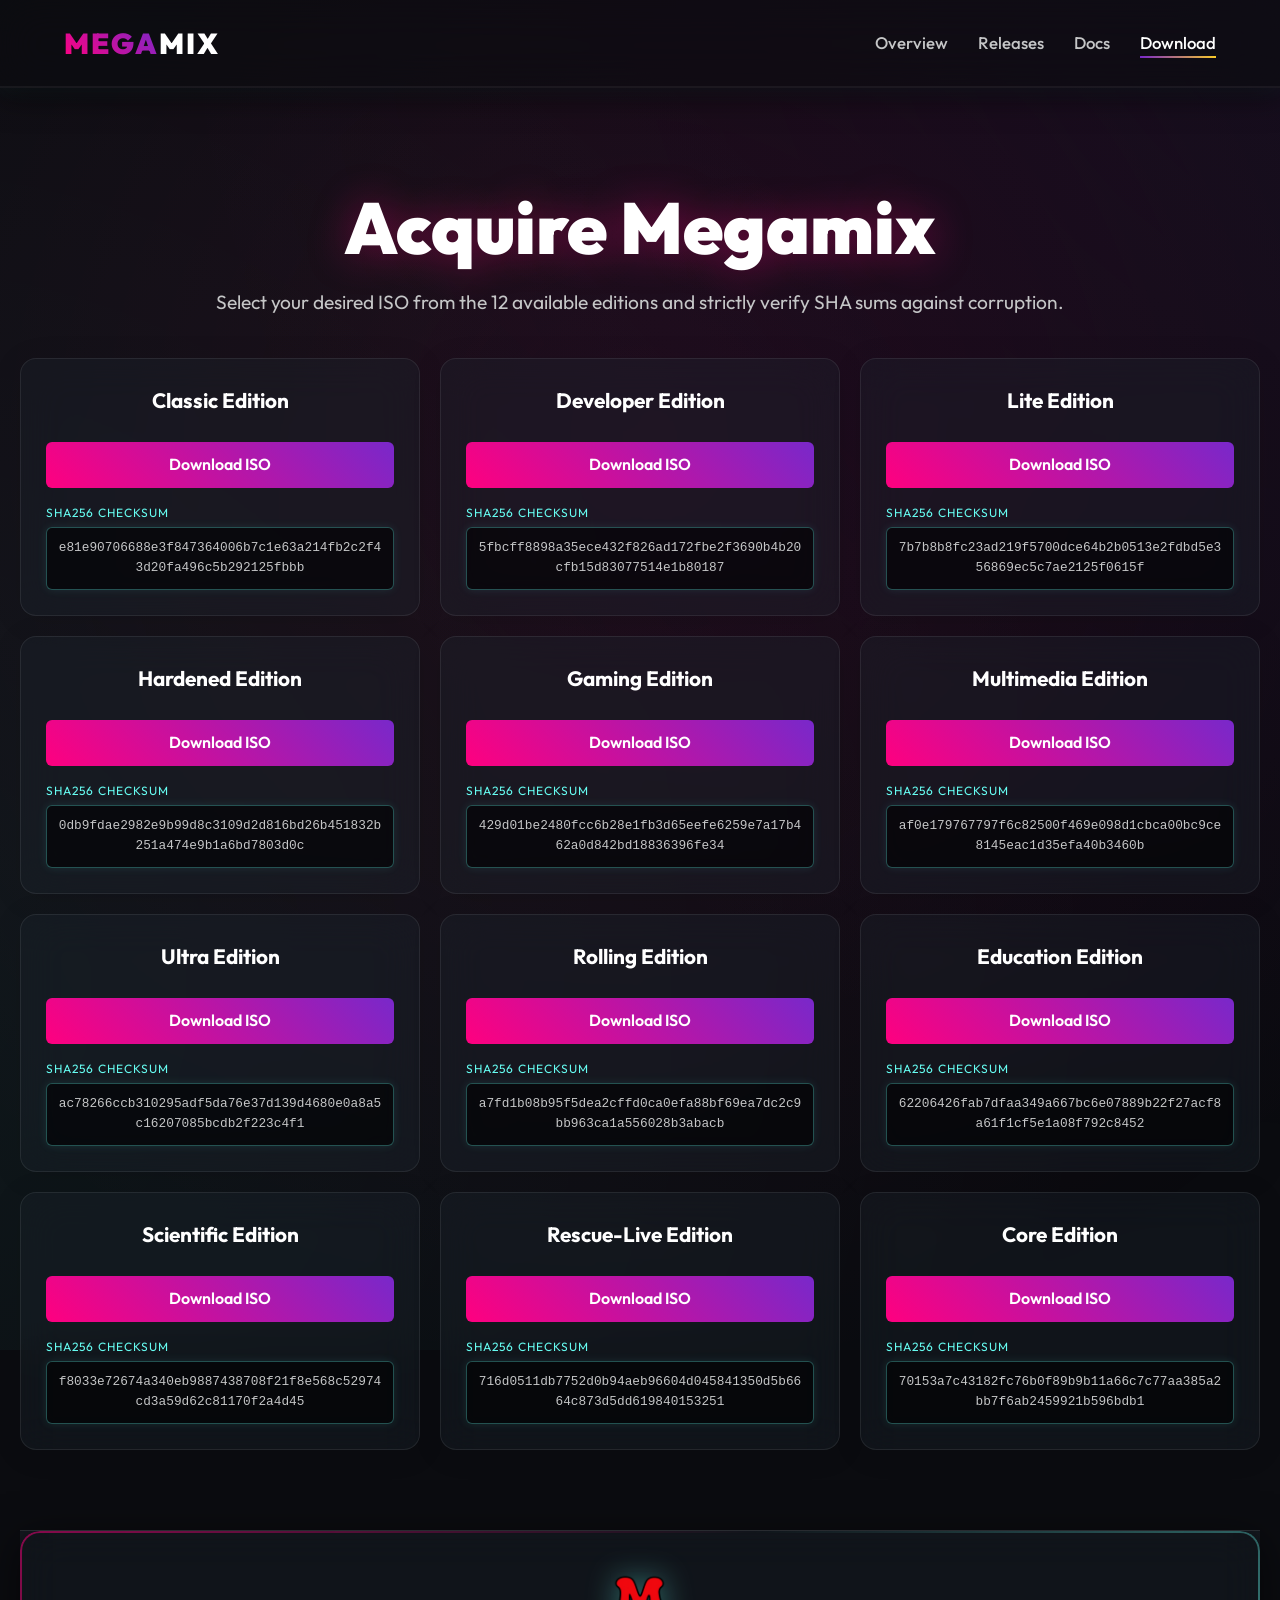
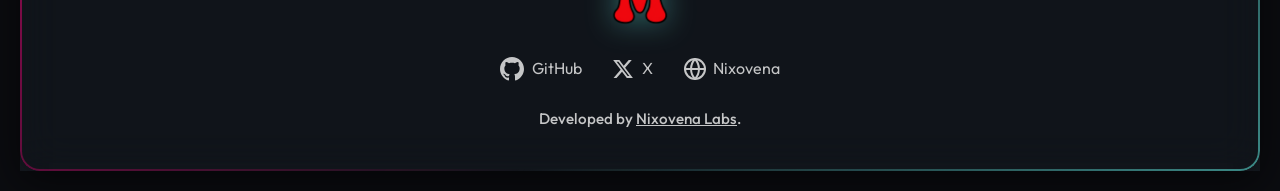
<file: download.html>
<!DOCTYPE html>
<html lang="en">

<head>
    <meta charset="UTF-8">
    <meta name="viewport" content="width=device-width, initial-scale=1.0">
    <title>Download - Megamix</title>
    <link href="https://fonts.googleapis.com/css2?family=Outfit:wght@300;500;700;900&display=swap" rel="stylesheet">
    <link rel="icon" type="image/png" href="Assets/megamix.png">
    <link rel="stylesheet" href="style.css">
    <style>
        .page-header {
            text-align: center;
            padding: 80px 0 40px 0;
        }

        .download-grid {
            display: grid;
            grid-template-columns: repeat(auto-fit, minmax(300px, 1fr));
            gap: 20px;
            margin-bottom: 50px;
        }

        .download-card {
            background: rgba(31, 40, 51, 0.3);
            backdrop-filter: blur(20px);
            -webkit-backdrop-filter: blur(20px);
            border-radius: 16px;
            padding: 25px;
            border: 1px solid rgba(255, 255, 255, 0.08);
            display: flex;
            flex-direction: column;
            align-items: center;
            text-align: center;
            transition: all 0.4s cubic-bezier(0.175, 0.885, 0.32, 1.275);
            box-shadow: 0 4px 30px rgba(0, 0, 0, 0.1);
            position: relative;
        }

        .download-card::before {
            content: '';
            position: absolute;
            top: 0; left: 0; right: 0; bottom: 0;
            border-radius: 16px;
            padding: 2px;
            background: linear-gradient(45deg, transparent, transparent);
            -webkit-mask: linear-gradient(#fff 0 0) content-box, linear-gradient(#fff 0 0);
            -webkit-mask-composite: xor;
            mask-composite: exclude;
            transition: background 0.5s;
            pointer-events: none;
            z-index: 10;
        }

        .download-card:hover {
            transform: translateY(-10px) scale(1.02);
            box-shadow: 0 20px 50px rgba(255, 0, 127, 0.2), 0 0 20px rgba(102, 252, 241, 0.2);
            border-color: transparent;
        }

        .download-card:hover::before {
            background: linear-gradient(45deg, var(--gradient-1), var(--accent), var(--gradient-2));
        }

        .dl-title {
            font-size: 1.3rem;
            color: var(--text-primary);
            font-weight: 700;
            margin-bottom: 10px;
        }

        .dl-btn {
            margin-top: 15px;
            margin-bottom: 15px;
            display: inline-block;
            padding: 10px 25px;
            background: linear-gradient(45deg, var(--gradient-1), var(--gradient-2));
            color: #fff;
            text-decoration: none;
            border-radius: 6px;
            font-weight: 600;
            transition: all 0.3s;
            width: 100%;
        }

        .dl-btn:hover {
            box-shadow: 0 15px 30px rgba(255, 0, 127, 0.5), inset 0 0 10px rgba(255, 255, 255, 0.2);
            transform: translateY(-3px);
        }

        .checksum-box {
            background: rgba(0, 0, 0, 0.6);
            border: 1px solid rgba(102, 252, 241, 0.3);
            box-shadow: 0 0 10px rgba(102, 252, 241, 0.1);
            color: var(--text-muted);
            padding: 10px;
            font-family: monospace;
            font-size: 0.8rem;
            width: 100%;
            border-radius: 6px;
            word-wrap: break-word;
            text-align: center;
        }

        .checksum-title {
            font-size: 0.75rem;
            color: var(--accent);
            text-transform: uppercase;
            letter-spacing: 1px;
            margin-bottom: 5px;
            text-align: left;
            width: 100%;
        }
    </style>
</head>

<body>

    <nav class="navbar">
        <a href="index.html" class="brand">
            <span class="mega-text">MEGA</span>MIX
        </a>
        <ul class="nav-links">
            <li><a href="index.html">Overview</a></li>
            <li><a href="releases.html">Releases</a></li>
            <li><a href="docs.html">Docs</a></li>
            <li><a href="download.html" class="active">Download</a></li>
        </ul>
    </nav>

    <div class="container">
        <div class="page-header">
            <h1 class="page-title">Acquire Megamix</h1>
            <p class="subtitle" style="margin: 0 auto;">Select your desired ISO from the 12 available editions and
                strictly verify SHA sums against corruption.</p>
        </div>

        <div class="download-grid">

            <div class="download-card">
                <div class="dl-title">Classic Edition</div>
                <a href="https://sourceforge.net/projects/megamix/files/release/Megamix-Classic-1.0-amd64.iso/download" class="dl-btn">Download ISO</a>
                <div class="checksum-title">SHA256 CHECKSUM</div>
                <div class="checksum-box">e81e90706688e3f847364006b7c1e63a214fb2c2f43d20fa496c5b292125fbbb</div>
            </div>

            <div class="download-card">
                <div class="dl-title">Developer Edition</div>
                <a href="https://sourceforge.net/projects/megamix/files/release/Megamix-Developer-1.0-amd64.iso/download" class="dl-btn">Download ISO</a>
                <div class="checksum-title">SHA256 CHECKSUM</div>
                <div class="checksum-box">5fbcff8898a35ece432f826ad172fbe2f3690b4b20cfb15d83077514e1b80187</div>
            </div>

            <div class="download-card">
                <div class="dl-title">Lite Edition</div>
                <a href="https://sourceforge.net/projects/megamix/files/release/Megamix-Lite-1.0-amd64.iso/download" class="dl-btn">Download ISO</a>
                <div class="checksum-title">SHA256 CHECKSUM</div>
                <div class="checksum-box">7b7b8b8fc23ad219f5700dce64b2b0513e2fdbd5e356869ec5c7ae2125f0615f</div>
            </div>

            <div class="download-card">
                <div class="dl-title">Hardened Edition</div>
                <a href="https://sourceforge.net/projects/megamix/files/release/Megamix-Hardened-1.0-amd64.iso/download" class="dl-btn">Download ISO</a>
                <div class="checksum-title">SHA256 CHECKSUM</div>
                <div class="checksum-box">0db9fdae2982e9b99d8c3109d2d816bd26b451832b251a474e9b1a6bd7803d0c</div>
            </div>

            <div class="download-card">
                <div class="dl-title">Gaming Edition</div>
                <a href="https://sourceforge.net/projects/megamix/files/release/Megamix-Gaming-1.0-amd64.iso/download" class="dl-btn">Download ISO</a>
                <div class="checksum-title">SHA256 CHECKSUM</div>
                <div class="checksum-box">429d01be2480fcc6b28e1fb3d65eefe6259e7a17b462a0d842bd18836396fe34</div>
            </div>

            <div class="download-card">
                <div class="dl-title">Multimedia Edition</div>
                <a href="https://sourceforge.net/projects/megamix/files/release/Megamix-Multimedia-1.0-amd64.iso/download" class="dl-btn">Download ISO</a>
                <div class="checksum-title">SHA256 CHECKSUM</div>
                <div class="checksum-box">af0e179767797f6c82500f469e098d1cbca00bc9ce8145eac1d35efa40b3460b</div>
            </div>

            <div class="download-card">
                <div class="dl-title">Ultra Edition</div>
                <a href="https://sourceforge.net/projects/megamix/files/release/Megamix-Ultra-1.0-amd64.iso/download" class="dl-btn">Download ISO</a>
                <div class="checksum-title">SHA256 CHECKSUM</div>
                <div class="checksum-box">ac78266ccb310295adf5da76e37d139d4680e0a8a5c16207085bcdb2f223c4f1</div>
            </div>

            <div class="download-card">
                <div class="dl-title">Rolling Edition</div>
                <a href="https://sourceforge.net/projects/megamix/files/release/Megamix-Rolling-1.0-amd64.iso/download" class="dl-btn">Download ISO</a>
                <div class="checksum-title">SHA256 CHECKSUM</div>
                <div class="checksum-box">a7fd1b08b95f5dea2cffd0ca0efa88bf69ea7dc2c9bb963ca1a556028b3abacb</div>
            </div>

            <div class="download-card">
                <div class="dl-title">Education Edition</div>
                <a href="https://sourceforge.net/projects/megamix/files/release/Megamix-Education-1.0-amd64.iso/download" class="dl-btn">Download ISO</a>
                <div class="checksum-title">SHA256 CHECKSUM</div>
                <div class="checksum-box">62206426fab7dfaa349a667bc6e07889b22f27acf8a61f1cf5e1a08f792c8452</div>
            </div>

            <div class="download-card">
                <div class="dl-title">Scientific Edition</div>
                <a href="https://sourceforge.net/projects/megamix/files/release/Megamix-Scientific-1.0-amd64.iso/download" class="dl-btn">Download ISO</a>
                <div class="checksum-title">SHA256 CHECKSUM</div>
                <div class="checksum-box">f8033e72674a340eb9887438708f21f8e568c52974cd3a59d62c81170f2a4d45</div>
            </div>

            <div class="download-card">
                <div class="dl-title">Rescue-Live Edition</div>
                <a href="https://sourceforge.net/projects/megamix/files/release/Megamix-Rescue-Live-1.0-amd64.iso/download" class="dl-btn">Download ISO</a>
                <div class="checksum-title">SHA256 CHECKSUM</div>
                <div class="checksum-box">716d0511db7752d0b94aeb96604d045841350d5b6664c873d5dd619840153251</div>
            </div>

            <div class="download-card">
                <div class="dl-title">Core Edition</div>
                <a href="https://sourceforge.net/projects/megamix/files/release/Megamix-Core-1.0-amd64.iso/download" class="dl-btn">Download ISO</a>
                <div class="checksum-title">SHA256 CHECKSUM</div>
                <div class="checksum-box">70153a7c43182fc76b0f89b9b11a66c7c77aa385a2bb7f6ab2459921b596bdb1</div>
            </div>

        </div>

        <footer class="footer mega-glass-panel" style="display: flex; flex-direction: column; align-items: center; padding: 40px; margin-top: 80px; border-bottom: none; border-left: none; border-right: none; border-radius: 0;">
            <div style="display: flex; align-items: center; justify-content: center; margin-bottom: 25px;">
                <img src="Assets/megamix.png" alt="Megamix Logo" style="height: 60px; width: auto; filter: drop-shadow(0 0 15px rgba(102, 252, 241, 0.4));">
            </div>
            <div style="display: flex; gap: 30px; margin-bottom: 25px;">
                <a href="https://github.com/Nixovena" target="_blank" style="color: var(--text-muted); text-decoration: none; font-size: 1rem; transition: color 0.3s; display: flex; align-items: center; gap: 8px;">
                    <svg width="24" height="24" viewBox="0 0 24 24" fill="currentColor"><path d="M12 0c-6.626 0-12 5.373-12 12 0 5.302 3.438 9.8 8.207 11.387.599.111.793-.261.793-.577v-2.234c-3.338.726-4.033-1.416-4.033-1.416-.546-1.387-1.333-1.756-1.333-1.756-1.089-.745.083-.729.083-.729 1.205.084 1.839 1.237 1.839 1.237 1.07 1.834 2.807 1.304 3.492.997.107-.775.418-1.305.762-1.604-2.665-.305-5.467-1.334-5.467-5.931 0-1.311.469-2.381 1.236-3.221-.124-.303-.535-1.524.117-3.176 0 0 1.008-.322 3.301 1.23.957-.266 1.983-.399 3.003-.404 1.02.005 2.047.138 3.006.404 2.291-1.552 3.297-1.23 3.297-1.23.653 1.653.242 2.874.118 3.176.77.84 1.235 1.911 1.235 3.221 0 4.609-2.807 5.624-5.479 5.921.43.372.823 1.102.823 2.222v3.293c0 .319.192.694.801.576 4.765-1.589 8.199-6.086 8.199-11.386 0-6.627-5.373-12-12-12z"/></svg>
                    GitHub
                </a>
                <a href="https://x.com/nixovena" target="_blank" style="color: var(--text-muted); text-decoration: none; font-size: 1rem; transition: color 0.3s; display: flex; align-items: center; gap: 8px;">
                    <svg width="22" height="22" viewBox="0 0 24 24" fill="currentColor"><path d="M18.244 2.25h3.308l-7.227 8.26 8.502 11.24H16.17l-5.214-6.817L4.99 21.75H1.68l7.73-8.835L1.254 2.25H8.08l4.713 6.231zm-1.161 17.52h1.833L7.084 4.126H5.117z"/></svg>
                    X
                </a>
                <a href="https://nixovena.org" target="_blank" style="color: var(--text-muted); text-decoration: none; font-size: 1rem; transition: color 0.3s; display: flex; align-items: center; gap: 6px;">
                    <svg width="24" height="24" viewBox="0 0 24 24" fill="none" stroke="currentColor" stroke-width="2" stroke-linecap="round" stroke-linejoin="round"><circle cx="12" cy="12" r="10"/><path d="M12 2a15.3 15.3 0 0 1 4 10 15.3 15.3 0 0 1-4 10 15.3 15.3 0 0 1-4-10 15.3 15.3 0 0 1 4-10z"/><line x1="2" y1="12" x2="22" y2="12"/></svg>
                    Nixovena
                </a>
            </div>
            <div style="color: var(--text-muted); font-size: 0.95rem; font-weight: 500;">
                Developed by <a href="https://nixovena.org" target="_blank" style="color: inherit; text-decoration: underline;">Nixovena Labs</a>.
            </div>
        </footer>
    </div>
</body>

</html>
</file>
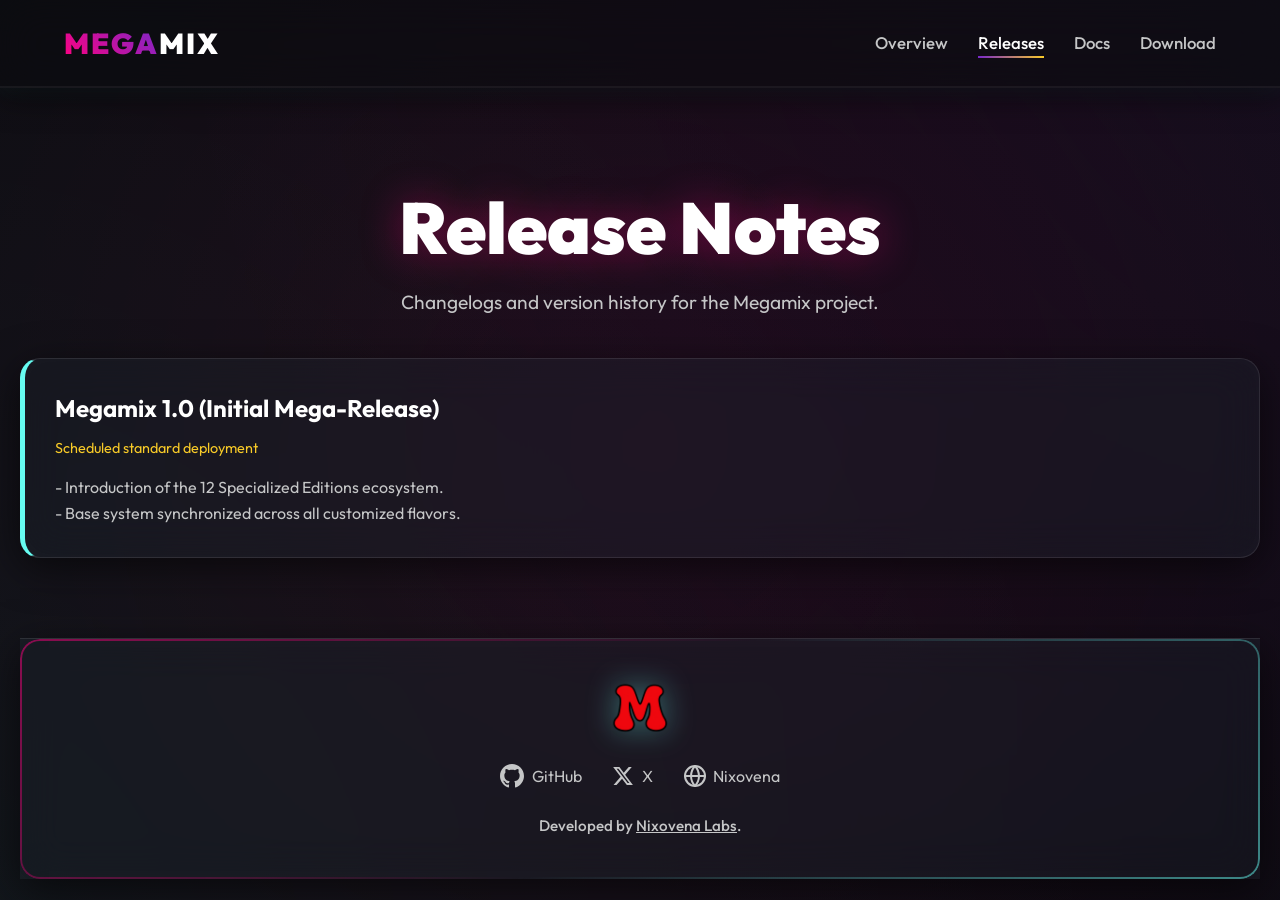
<file: releases.html>
<!DOCTYPE html>
<html lang="en">

<head>
    <meta charset="UTF-8">
    <meta name="viewport" content="width=device-width, initial-scale=1.0">
    <title>Releases - Megamix</title>
    <link href="https://fonts.googleapis.com/css2?family=Outfit:wght@300;500;700;900&display=swap" rel="stylesheet">
    <link rel="icon" type="image/png" href="Assets/megamix.png">
    <link rel="stylesheet" href="style.css">
    <style>
        .page-header {
            text-align: center;
            padding: 80px 0 40px 0;
        }

        .release-item {
            background: rgba(31, 40, 51, 0.3);
            backdrop-filter: blur(20px);
            -webkit-backdrop-filter: blur(20px);
            border-radius: 20px;
            padding: 30px;
            margin-bottom: 30px;
            border: 1px solid rgba(255, 255, 255, 0.1);
            border-left: 5px solid var(--accent);
            box-shadow: 0 10px 40px rgba(0, 0, 0, 0.6), inset 0 0 20px rgba(255, 255, 255, 0.02);
            position: relative;
            transition: all 0.3s;
        }

        .release-item:hover {
            transform: translateX(10px);
            box-shadow: 0 15px 40px rgba(102, 252, 241, 0.2), inset 0 0 20px rgba(102, 252, 241, 0.1);
        }

        .release-item h3 {
            margin-bottom: 10px;
            font-size: 1.5rem;
        }

        .release-date {
            font-size: 0.9rem;
            color: var(--gradient-4);
            margin-bottom: 15px;
        }
    </style>
</head>

<body>

    <nav class="navbar">
        <a href="index.html" class="brand">
            <span class="mega-text">MEGA</span>MIX
        </a>
        <ul class="nav-links">
            <li><a href="index.html">Overview</a></li>
            <li><a href="releases.html" class="active">Releases</a></li>
            <li><a href="docs.html">Docs</a></li>
            <li><a href="download.html">Download</a></li>
        </ul>
    </nav>

    <div class="container">
        <div class="page-header">
            <h1 class="page-title">Release Notes</h1>
            <p class="subtitle" style="margin: 0 auto;">Changelogs and version history for the Megamix project.</p>
        </div>

        <div class="release-item">
            <h3>Megamix 1.0 (Initial Mega-Release)</h3>
            <div class="release-date">Scheduled standard deployment</div>
            <p style="color: var(--text-muted);">
                - Introduction of the 12 Specialized Editions ecosystem.<br>
                - Base system synchronized across all customized flavors.
            </p>
        </div>

        <footer class="footer mega-glass-panel" style="display: flex; flex-direction: column; align-items: center; padding: 40px; margin-top: 80px; border-bottom: none; border-left: none; border-right: none; border-radius: 0;">
            <div style="display: flex; align-items: center; justify-content: center; margin-bottom: 25px;">
                <img src="Assets/megamix.png" alt="Megamix Logo" style="height: 60px; width: auto; filter: drop-shadow(0 0 15px rgba(102, 252, 241, 0.4));">
            </div>
            <div style="display: flex; gap: 30px; margin-bottom: 25px;">
                <a href="https://github.com/Nixovena" target="_blank" style="color: var(--text-muted); text-decoration: none; font-size: 1rem; transition: color 0.3s; display: flex; align-items: center; gap: 8px;">
                    <svg width="24" height="24" viewBox="0 0 24 24" fill="currentColor"><path d="M12 0c-6.626 0-12 5.373-12 12 0 5.302 3.438 9.8 8.207 11.387.599.111.793-.261.793-.577v-2.234c-3.338.726-4.033-1.416-4.033-1.416-.546-1.387-1.333-1.756-1.333-1.756-1.089-.745.083-.729.083-.729 1.205.084 1.839 1.237 1.839 1.237 1.07 1.834 2.807 1.304 3.492.997.107-.775.418-1.305.762-1.604-2.665-.305-5.467-1.334-5.467-5.931 0-1.311.469-2.381 1.236-3.221-.124-.303-.535-1.524.117-3.176 0 0 1.008-.322 3.301 1.23.957-.266 1.983-.399 3.003-.404 1.02.005 2.047.138 3.006.404 2.291-1.552 3.297-1.23 3.297-1.23.653 1.653.242 2.874.118 3.176.77.84 1.235 1.911 1.235 3.221 0 4.609-2.807 5.624-5.479 5.921.43.372.823 1.102.823 2.222v3.293c0 .319.192.694.801.576 4.765-1.589 8.199-6.086 8.199-11.386 0-6.627-5.373-12-12-12z"/></svg>
                    GitHub
                </a>
                <a href="https://x.com/nixovena" target="_blank" style="color: var(--text-muted); text-decoration: none; font-size: 1rem; transition: color 0.3s; display: flex; align-items: center; gap: 8px;">
                    <svg width="22" height="22" viewBox="0 0 24 24" fill="currentColor"><path d="M18.244 2.25h3.308l-7.227 8.26 8.502 11.24H16.17l-5.214-6.817L4.99 21.75H1.68l7.73-8.835L1.254 2.25H8.08l4.713 6.231zm-1.161 17.52h1.833L7.084 4.126H5.117z"/></svg>
                    X
                </a>
                <a href="https://nixovena.org" target="_blank" style="color: var(--text-muted); text-decoration: none; font-size: 1rem; transition: color 0.3s; display: flex; align-items: center; gap: 6px;">
                    <svg width="24" height="24" viewBox="0 0 24 24" fill="none" stroke="currentColor" stroke-width="2" stroke-linecap="round" stroke-linejoin="round"><circle cx="12" cy="12" r="10"/><path d="M12 2a15.3 15.3 0 0 1 4 10 15.3 15.3 0 0 1-4 10 15.3 15.3 0 0 1-4-10 15.3 15.3 0 0 1 4-10z"/><line x1="2" y1="12" x2="22" y2="12"/></svg>
                    Nixovena
                </a>
            </div>
            <div style="color: var(--text-muted); font-size: 0.95rem; font-weight: 500;">
                Developed by <a href="https://nixovena.org" target="_blank" style="color: inherit; text-decoration: underline;">Nixovena Labs</a>.
            </div>
        </footer>
    </div>
</body>

</html>
</file>
<file: style.css>
:root {
    --bg-main: #0b0c10;
    --bg-secondary: #1f2833;
    --text-primary: #ffffff;
    --text-muted: #c5c6c7;

    /* Vibrant Hippie/Mega gradient colors */
    --gradient-1: #ff007f;
    --gradient-2: #7928ca;
    --gradient-3: #ff4d4d;
    --gradient-4: #f9cb28;

    --accent: #66fcf1;
    --accent-hover: #45a29e;

    --font-main: 'Outfit', sans-serif;
}

html {
    scroll-behavior: smooth;
}

* {
    margin: 0;
    padding: 0;
    box-sizing: border-box;
}

body {
    background-color: var(--bg-main);
    color: var(--text-primary);
    font-family: var(--font-main);
    line-height: 1.6;
    overflow-x: hidden;
    position: relative;
}

/* Ultimate Background Mesh */
body::before {
    content: '';
    position: fixed;
    top: -50%;
    left: -50%;
    width: 200%;
    height: 200%;
    background: radial-gradient(circle at 50% 50%, rgba(255, 0, 127, 0.08), transparent 60%),
                radial-gradient(circle at 80% 20%, rgba(121, 40, 202, 0.08), transparent 50%),
                radial-gradient(circle at 20% 80%, rgba(102, 252, 241, 0.05), transparent 50%);
    z-index: -1;
    animation: rotateMesh 40s linear infinite;
    pointer-events: none;
}

@keyframes rotateMesh {
    0% { transform: rotate(0deg); }
    100% { transform: rotate(360deg); }
}

/* Ultimate Custom Scrollbar */
::-webkit-scrollbar {
    width: 12px;
}
::-webkit-scrollbar-track {
    background: var(--bg-main);
}
::-webkit-scrollbar-thumb {
    background: linear-gradient(var(--gradient-1), var(--gradient-2));
    border-radius: 6px;
    border: 2px solid var(--bg-main);
}
::-webkit-scrollbar-thumb:hover {
    background: linear-gradient(var(--gradient-3), var(--gradient-4));
}

/* Navbar Setup */
.navbar {
    display: flex;
    justify-content: space-between;
    align-items: center;
    padding: 20px 5%;
    background: rgba(11, 12, 16, 0.6);
    -webkit-backdrop-filter: blur(20px);
    backdrop-filter: blur(20px);
    border-bottom: 2px solid rgba(255, 255, 255, 0.05);
    box-shadow: 0 10px 30px rgba(0, 0, 0, 0.5), 0 0 20px rgba(102, 252, 241, 0.1);
    position: sticky;
    top: 0;
    z-index: 1000;
}

.brand {
    font-size: 1.8rem;
    font-weight: 900;
    color: var(--text-primary);
    text-decoration: none;
    letter-spacing: 2px;
}

.mega-text {
    background: linear-gradient(45deg, var(--gradient-1), var(--gradient-2));
    -webkit-background-clip: text;
    background-clip: text;
    -webkit-text-fill-color: transparent;
    color: transparent;
}

.nav-links {
    list-style: none;
    display: flex;
    gap: 30px;
}

.nav-links a {
    color: var(--text-muted);
    text-decoration: none;
    font-weight: 500;
    font-size: 1.05rem;
    position: relative;
    transition: color 0.3s;
}

.nav-links a:hover,
.nav-links a.active {
    color: var(--text-primary);
}

.nav-links a::after {
    content: '';
    position: absolute;
    width: 0;
    height: 2px;
    bottom: -5px;
    left: 0;
    background: linear-gradient(90deg, var(--gradient-2), var(--gradient-4));
    transition: width 0.3s;
}

.nav-links a:hover::after,
.nav-links a.active::after {
    width: 100%;
}

.container {
    max-width: 1400px;
    margin: 0 auto;
    padding: 20px;
}

/* Hero Section */
.hero {
    display: flex;
    align-items: center;
    justify-content: space-between;
    min-height: 80vh;
    gap: 50px;
}

.hero-image {
    flex: 1;
    display: flex;
    justify-content: center;
    position: relative;
}

.hero-image img {
    max-width: 90%;
    width: 500px;
    height: auto;
    filter: drop-shadow(0 0 30px rgba(121, 40, 202, 0.4));
    animation: float 6s ease-in-out infinite;
}

@keyframes float {
    0% {
        transform: translateY(0px) rotate(0deg);
    }

    50% {
        transform: translateY(-20px) rotate(2deg);
    }

    100% {
        transform: translateY(0px) rotate(0deg);
    }
}

.hero-content {
    flex: 1;
}

.badge {
    display: inline-block;
    padding: 6px 12px;
    background: rgba(255, 255, 255, 0.1);
    border: 1px solid rgba(255, 255, 255, 0.2);
    border-radius: 50px;
    font-size: 0.85rem;
    font-weight: 600;
    letter-spacing: 1px;
    text-transform: uppercase;
    margin-bottom: 20px;
}

.page-title {
    font-size: 4.5rem;
    font-weight: 900;
    line-height: 1.1;
    margin-bottom: 20px;
    text-shadow: 0 0 40px rgba(255, 0, 127, 0.4);
}

.gradient-text {
    background: linear-gradient(to right, var(--gradient-3), var(--gradient-4), var(--gradient-1));
    background-size: 200% auto;
    animation: shine 5s linear infinite;
    -webkit-background-clip: text;
    background-clip: text;
    -webkit-text-fill-color: transparent;
    color: transparent;
}

@keyframes shine {
    to {
        background-position: 200% center;
    }
}

.subtitle {
    font-size: 1.2rem;
    color: var(--text-muted);
    margin-bottom: 40px;
    max-width: 90%;
}

.hero-buttons {
    display: flex;
    gap: 20px;
}

.btn {
    padding: 15px 35px;
    font-size: 1.1rem;
    font-weight: 700;
    text-decoration: none;
    border-radius: 8px;
    transition: all 0.3s;
    text-align: center;
}

.btn-primary {
    background: linear-gradient(45deg, var(--gradient-1), var(--gradient-2), var(--gradient-1));
    background-size: 200% auto;
    color: white;
    box-shadow: 0 10px 30px rgba(255, 0, 127, 0.4), inset 0 0 10px rgba(255, 255, 255, 0.2);
    border: none;
    animation: shine 4s linear infinite;
}

.btn-primary:hover {
    transform: translateY(-5px) scale(1.05);
    box-shadow: 0 20px 40px rgba(255, 0, 127, 0.6), 0 0 30px rgba(121, 40, 202, 0.6);
}

.btn-secondary {
    background: rgba(255, 255, 255, 0.05);
    backdrop-filter: blur(5px);
    color: var(--text-primary);
    border: 1px solid rgba(255, 255, 255, 0.2);
    box-shadow: 0 10px 20px rgba(0, 0, 0, 0.2);
}

.btn-secondary:hover {
    border-color: var(--accent);
    background: rgba(102, 252, 241, 0.1);
    transform: translateY(-5px) scale(1.05);
    box-shadow: 0 15px 30px rgba(102, 252, 241, 0.3);
    color: var(--accent);
}

/* Editions Section */
.editions-section {
    padding: 100px 0;
}

.section-title {
    font-size: 2.5rem;
    text-align: center;
    margin-bottom: 60px;
}

.editions-grid {
    display: grid;
    grid-template-columns: repeat(auto-fit, minmax(350px, 1fr));
    gap: 30px;
}

/* Base Card for Editions (Will be filled later) */
.edition-card {
    background: rgba(31, 40, 51, 0.4);
    backdrop-filter: blur(12px);
    -webkit-backdrop-filter: blur(12px);
    border-radius: 16px;
    overflow: hidden;
    position: relative;
    border: 1px solid rgba(255, 255, 255, 0.08);
    transition: all 0.4s cubic-bezier(0.175, 0.885, 0.32, 1.275);
    display: flex;
    flex-direction: column;
    box-shadow: 0 4px 30px rgba(0, 0, 0, 0.1);
}

.edition-card::before {
    content: '';
    position: absolute;
    top: 0; left: 0; right: 0; bottom: 0;
    border-radius: 16px;
    padding: 2px;
    background: linear-gradient(45deg, transparent, transparent);
    -webkit-mask: linear-gradient(#fff 0 0) content-box, linear-gradient(#fff 0 0);
    -webkit-mask-composite: xor;
    transition: background 0.5s;
    pointer-events: none;
    z-index: 10;
}

.edition-card:hover {
    transform: translateY(-15px) scale(1.02);
    box-shadow: 0 20px 50px rgba(255, 0, 127, 0.2), 0 0 20px rgba(102, 252, 241, 0.2);
    border-color: transparent;
}

.edition-card:hover::before {
    background: linear-gradient(45deg, var(--gradient-1), var(--accent), var(--gradient-2));
}

.edition-image {
    width: 100%;
    height: 260px;
    object-fit: cover;
    border-bottom: 2px solid var(--gradient-2);
    cursor: pointer;
    transition: transform 0.5s ease;
}

.edition-card:hover .edition-image {
    transform: scale(1.05);
}

/* Lightbox / Modal Styling */
.modal {
    display: none;
    position: fixed;
    z-index: 2000;
    padding-top: 50px;
    left: 0;
    top: 0;
    width: 100%;
    height: 100%;
    overflow: auto;
    background-color: rgba(0, 0, 0, 0.9);
    -webkit-backdrop-filter: blur(5px);
    backdrop-filter: blur(5px);
}

.modal-content {
    margin: auto;
    display: block;
    max-width: 90%;
    max-height: 85vh;
    border: 2px solid var(--accent);
    box-shadow: 0 0 30px rgba(102, 252, 241, 0.3);
    border-radius: 8px;
    animation: zoom 0.3s ease-out;
}

@keyframes zoom {
    from {
        transform: scale(0.8);
        opacity: 0;
    }

    to {
        transform: scale(1);
        opacity: 1;
    }
}

.close {
    position: absolute;
    top: 20px;
    right: 35px;
    color: #f1f1f1;
    font-size: 40px;
    font-weight: bold;
    transition: 0.3s;
    cursor: pointer;
}

.close:hover,
.close:focus {
    color: var(--gradient-1);
    text-decoration: none;
    cursor: pointer;
}

.edition-content {
    padding: 25px;
    flex: 1;
    display: flex;
    flex-direction: column;
}

.edition-name {
    font-size: 1.5rem;
    font-weight: 700;
    margin-bottom: 10px;
    color: var(--accent);
}

.edition-desc {
    color: var(--text-muted);
    font-size: 0.95rem;
    margin-bottom: 20px;
    flex: 1;
}

.edition-link {
    text-decoration: none;
    color: var(--text-primary);
    font-weight: 600;
    display: inline-block;
    border-bottom: 2px solid var(--gradient-1);
    align-self: flex-start;
    padding-bottom: 2px;
    transition: color 0.3s;
}

.edition-link:hover {
    color: var(--gradient-4);
}

/* Footer */
.footer {
    text-align: center;
    padding: 40px;
    margin-top: 50px;
    border-top: 1px solid rgba(255, 255, 255, 0.05);
    color: var(--text-muted);
}

/* Teaser Section */
.teaser-section {
    margin: 80px 0;
    border-radius: 12px;
    overflow: hidden;
    position: relative;
    border: 1px solid rgba(255, 255, 255, 0.05);
}

.teaser-container {
    position: relative;
    width: 100%;
    height: auto;
    overflow: hidden;
    display: flex;
    align-items: center;
    justify-content: center;
}

.teaser-video {
    width: 100%;
    height: auto;
    z-index: 1;
    display: block;
}

.teaser-overlay {
    position: absolute;
    top: 50%;
    left: 50%;
    transform: translate(-50%, -50%);
    z-index: 2;
    text-align: center;
    color: #fff;
    padding: 20px;
    width: 100%;
    background: rgba(0, 0, 0, 0.2);
}

.teaser-slogan {
    font-size: 3rem;
    font-weight: 900;
    margin-bottom: 10px;
    text-transform: uppercase;
    letter-spacing: 2px;
    background: linear-gradient(45deg, var(--gradient-3), var(--gradient-4));
    -webkit-background-clip: text;
    -webkit-text-fill-color: transparent;
    background-clip: text;
}

.teaser-text {
    font-size: 1.2rem;
    color: var(--text-muted);
    margin-bottom: 30px;
    font-weight: 500;
}

/* Ultimate Mega Utilities & Panel Styles */
.mega-glass-panel {
    background: rgba(31, 40, 51, 0.3);
    backdrop-filter: blur(20px);
    -webkit-backdrop-filter: blur(20px);
    border-radius: 20px;
    border: 1px solid rgba(255, 255, 255, 0.1);
    box-shadow: 0 10px 40px rgba(0, 0, 0, 0.6), inset 0 0 20px rgba(255, 255, 255, 0.02);
    position: relative;
    overflow: hidden;
}

.mega-glass-panel::before {
    content: '';
    position: absolute;
    top: 0; left: 0; right: 0; bottom: 0;
    border-radius: 20px;
    padding: 2px;
    background: linear-gradient(135deg, rgba(255,0,127,0.5), transparent, rgba(102,252,241,0.5));
    -webkit-mask: linear-gradient(#fff 0 0) content-box, linear-gradient(#fff 0 0);
    -webkit-mask-composite: xor;
    pointer-events: none;
    z-index: 1;
}

.glow-text {
    text-shadow: 0 0 20px var(--accent), 0 0 40px var(--accent);
}

.glow-image {
    filter: drop-shadow(0 0 30px rgba(102, 252, 241, 0.4)) drop-shadow(0 0 10px rgba(255, 0, 127, 0.3));
    transition: filter 0.5s;
}

.glow-image:hover {
    filter: drop-shadow(0 0 50px rgba(102, 252, 241, 0.8)) drop-shadow(0 0 20px rgba(255, 0, 127, 0.6));
}

.float-anim {
    animation: floatFast 4s ease-in-out infinite;
}

@keyframes floatFast {
    0% { transform: translateY(0px); }
    50% { transform: translateY(-15px); }
    100% { transform: translateY(0px); }
}

.panel-section {
    display: flex;
    gap: 50px;
    margin: 100px 0;
    padding: 60px;
    align-items: center;
    flex-wrap: wrap;
    z-index: 5;
}

.panel-content {
    flex: 1;
    min-width: 350px;
    position: relative;
    z-index: 2;
}

.panel-title {
    font-size: 3.5rem;
    margin-bottom: 20px;
}

.panel-subtitle {
    font-size: 1.5rem;
    margin-bottom: 30px;
    color: var(--text-primary);
    text-shadow: 0 2px 10px rgba(0,0,0,0.5);
}

.panel-content p {
    color: var(--text-muted);
    line-height: 1.8;
    margin-bottom: 20px;
    font-size: 1.1rem;
}

.panel-image-container {
    flex: 1;
    min-width: 350px;
    text-align: center;
    position: relative;
    z-index: 2;
}

.panel-image {
    max-width: 100%;
    border-radius: 12px;
    border: 1px solid rgba(255,255,255,0.2);
}
</file>
